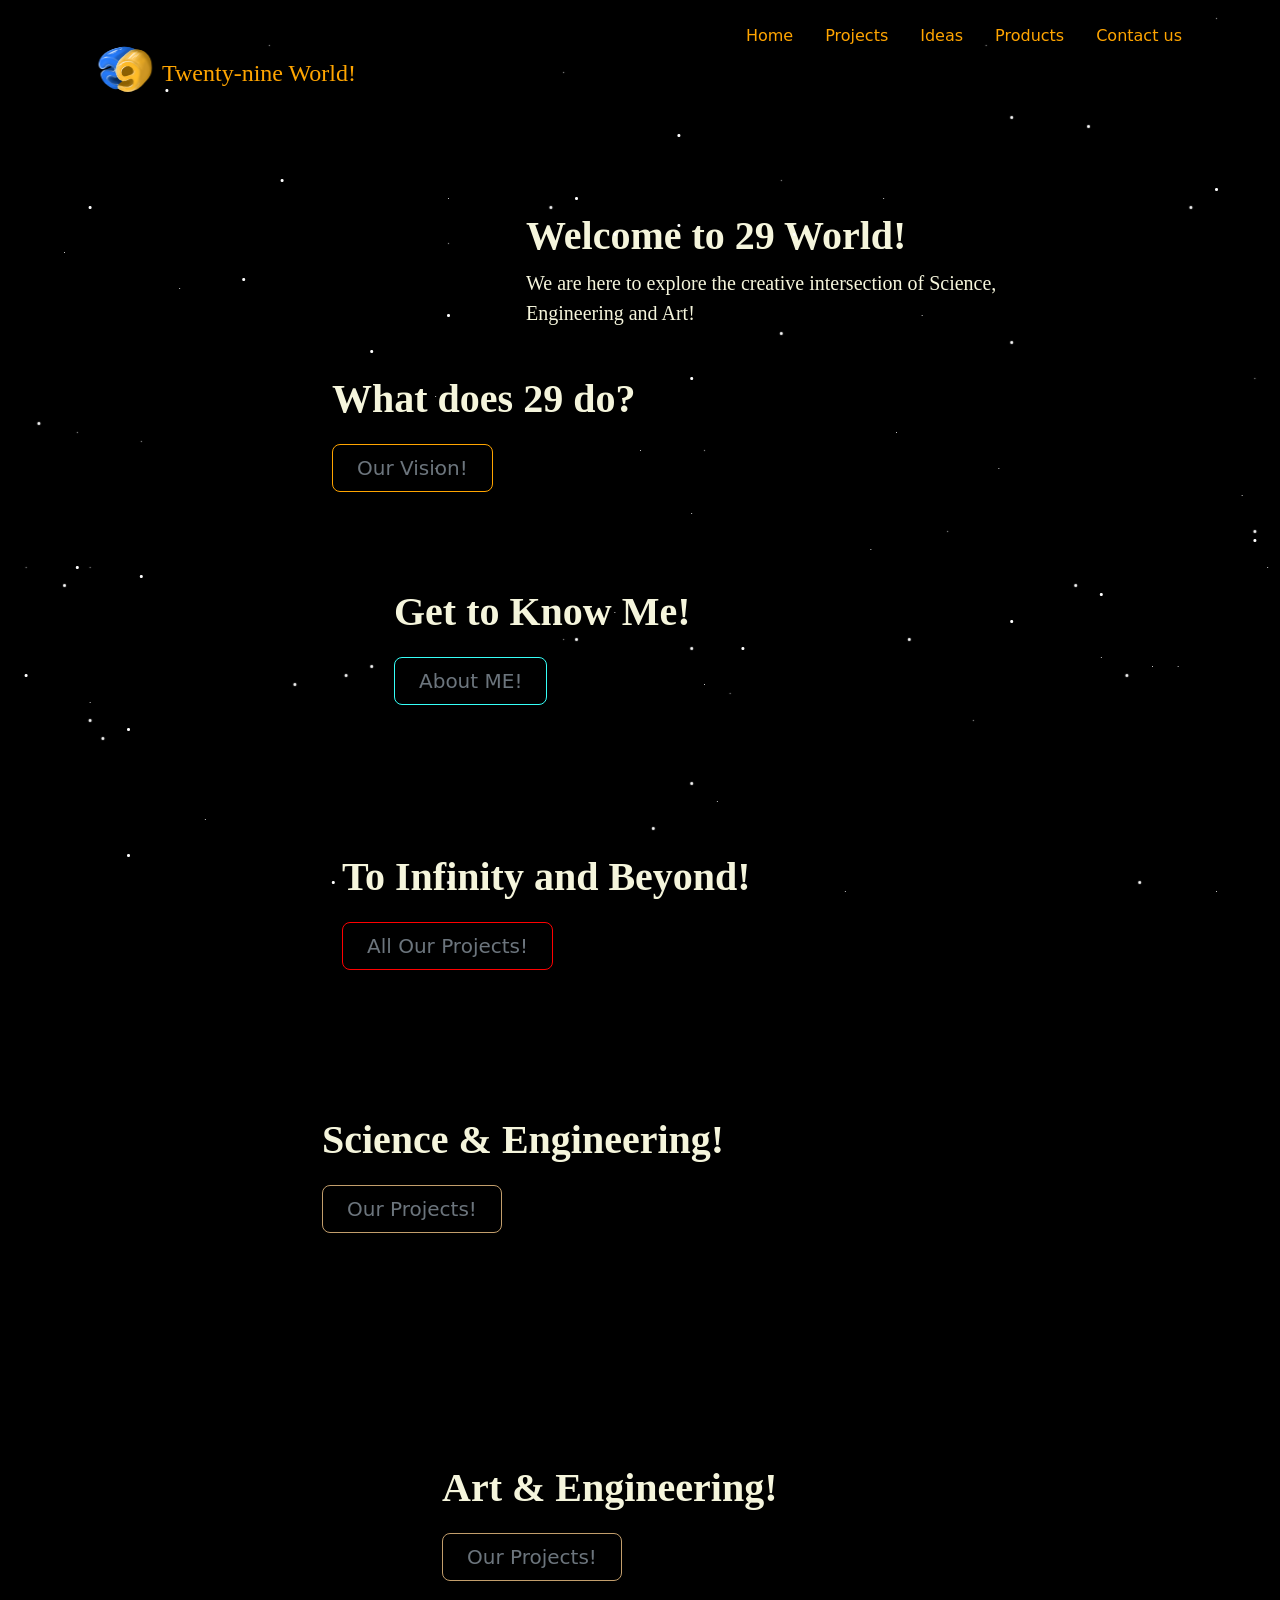
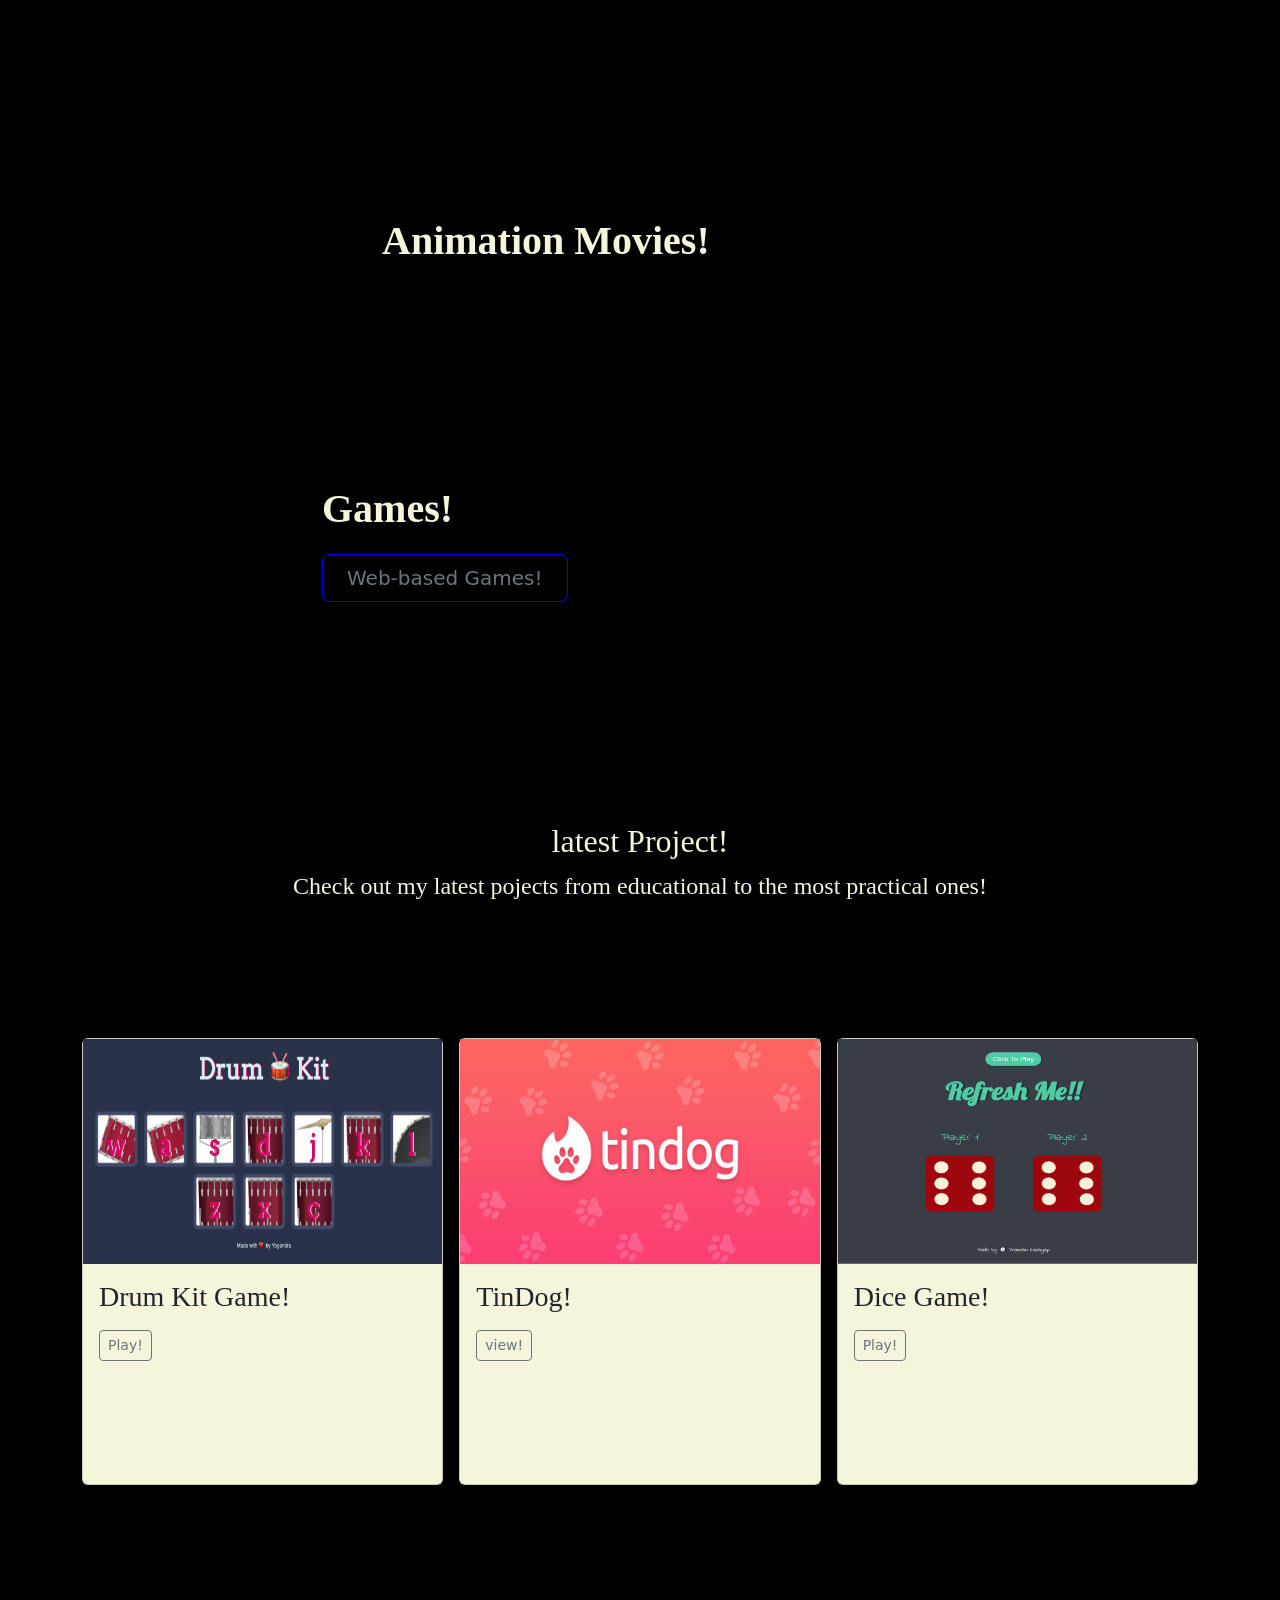
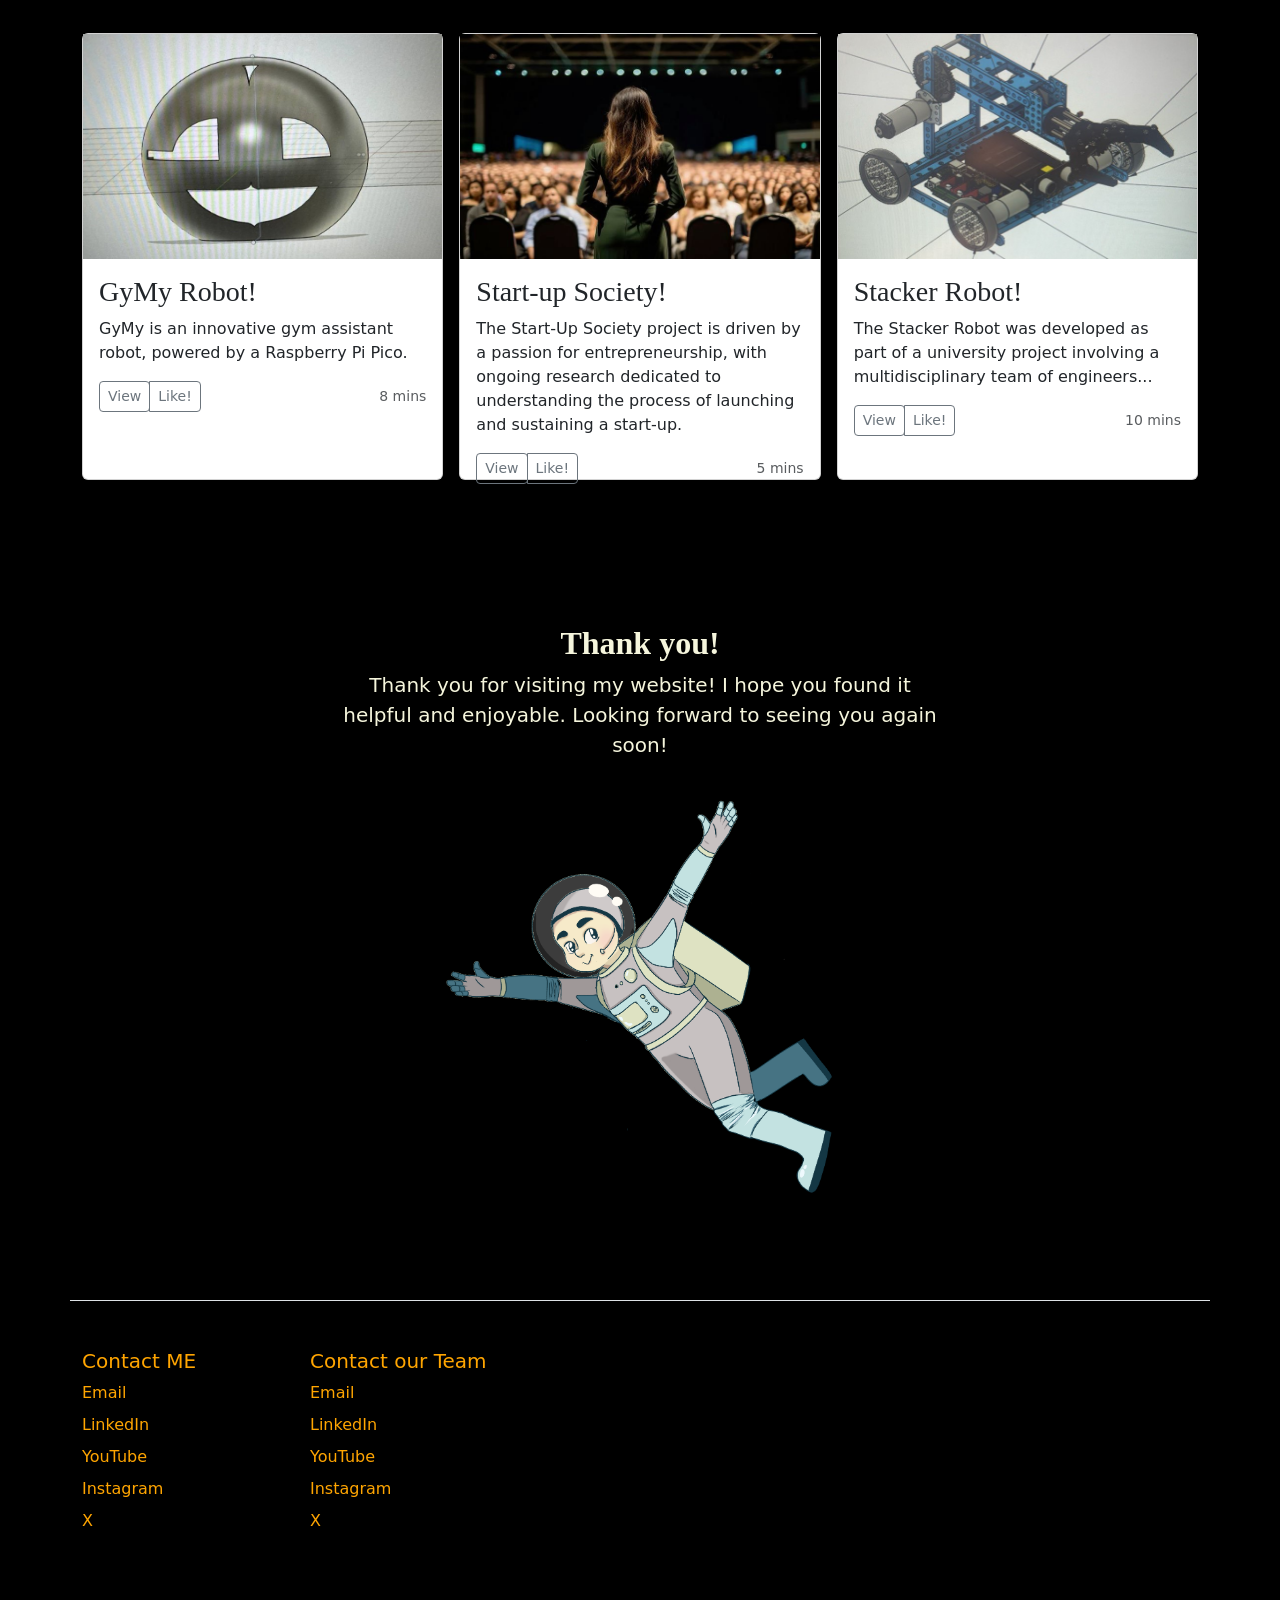
<file: index.html>
<!DOCTYPE html>
<html lang="en">
<head>
    <meta charset="UTF-8">
    <meta name="viewport" content="width=device-width, initial-scale=1.0">
    <title>Document</title>
    <link href="https://cdn.jsdelivr.net/npm/bootstrap@5.3.3/dist/css/bootstrap.min.css" rel="stylesheet" integrity="sha384-QWTKZyjpPEjISv5WaRU9OFeRpok6YctnYmDr5pNlyT2bRjXh0JMhjY6hW+ALEwIH" crossorigin="anonymous">
    <link rel="stylesheet" href="./index.css">

</head>
<body>

<!-- main black background-->

    <div class="main"></div>


<!--Header-->

    <div class="container">
        <header class="d-flex flex-wrap justify-content-center py-3 mb-1 ">
          <a href="/" class="d-flex align-items-center  mb-md-0 me-md-auto link-body-emphasis text-decoration-none">
            <img src="./29logo.png" height="130px" width="80px" >
            <span class="fs-4 pb-3" style="color: orange; font-family: Georgia, serif;" >Twenty-nine World!</span>
          </a>
    
          <ul class="nav nav-pills pt=3" >
            <li class="nav-item"><a href="./index.html" class="nav-link" aria-current="page" style="color: orange; ">Home</a></li>
            <li class="nav-item"><a href="./allProjects.html" class="nav-link" style="color: orange; ">Projects</a></li>
            <li class="nav-item"><a href="./OurVision.html" class="nav-link" style="color: orange; ">Ideas</a></li>
            <li class="nav-item"><a href="./ProgressingPage.html" class="nav-link" style="color: orange; ">Products</a></li>
            <li class="nav-item"><a href="https://www.linkedin.com/in/shima-abbaspoor/" class="nav-link" style="color: orange; ">Contact us</a></li>
          </ul>
        </header>
      </div>

<!--marcury part-->

    <div class="container col-xxl-8 mb-5" style="margin-right: 150px; margin-top: 50px;margin-bottom: 100px;">
        <div class="row flex-lg-row-reverse align-items-center g-5">

            <div class="marcury" style="margin-top: 10px;">
                <div class='day-mar'></div>
            </div>

            <div class="col-lg-6 align-items-start" style="height: 112px; width: 550px; flex-direction: row-reverse; margin-right: 0">
                <h1 class="display-5 fw-bold " style=" font-family: Georgia, serif;">Welcome to 29 World!</h1>
                <p class="lead" style=" font-family: Georgia, serif;">We are here to explore the creative intersection of Science, Engineering and Art!</p>
                
            </div>
        </div>
    </div>  


<!--Venus part-->

    
    <div class="container col-xxl-8 mb-5" style="margin-left: 150px; margin-bottom: 100px;">
        <div class="row flex-lg-row align-items-center g-5 ">
          
            <div class="venus mr-5">
                <div class='day-ve'></div>
                
            </div>

            <div class="col-lg-6" style="margin-left: 40px; color: beige;">
                <h1 class="display-5 fw-bold text-body-emphasis lh-1 mb-3 " style="color: beige; font-family: Georgia, serif;">What does 29 do?</h1>
                <div class="d-grid gap-2 d-md-flex justify-content-md-start"></div>
                  <a href="./OurVision.html">
                    <button type="button" class="btn btn-outline-secondary btn-lg px-4" style="border-color: orange;">Our Vision!</button>
                  </a>
                </div>
            </div>
        </div>
    </div>


<!--earth part-->

    <div class="container col-xxl-8  mb-5" style="margin-right: 150px;">
        <div class="row flex-lg-row-reverse align-items-center g-5 ">
          
            <div class="earth">
                <div class='day'></div>
                <div class='clouds'></div>
            </div>

            <div class="col-lg-6">
                <h1 class="display-5 fw-bold text-body-emphasis lh-1 mb-3 " style=" font-family: Georgia, serif;">Get to Know Me!</h1>
                <div class="d-grid gap-2 d-md-flex justify-content-md-start">
                  <a href="./AboutMe.html">
                    <button type="button" class="btn btn-outline-secondary btn-lg px-4" style="border-color: rgb(54, 255, 248);">About ME!</button>
                  </a>
                  
                </div>
            </div>
        </div>
    </div>


<!--mars part-->


    <div class="container col-xxl-8 mb-5" style="margin-left: 150px; margin-top: 100px;">
        <div class="row flex-lg-row align-items-center ">

            <div class="mars">
                <div class='day-mars'></div>
            </div>

            <div class="col-lg-6" style="margin-left: 50px; width: 800px;">
                <h1 class="display-5 fw-bold text-body-emphasis lh-1 mb-3" style="color: beige; font-family: Georgia, serif;">To Infinity and Beyond!</h1>
                <div class="d-grid gap-2 d-md-flex justify-content-md-start">

                  <a href="./allProjects.html">
                    <button type="button" class="btn btn-outline-secondary btn-lg px-4" style="border-color: red;">All Our Projects!</button>
                  </a>  
                </div>
            </div>
        </div>
    </div>


<!--jupiter-->

<div class="container col-xxl-8 mb-5" style="margin-right: 100px;">
    <div class="row flex-lg-row-reverse align-items-center ">

        <div class="jupiter">
            <div class='day-ju'></div>
        </div>

        <div class="col-lg-6">
            <h1 class="display-5 fw-bold text-body-emphasis lh-1 mb-3" style=" color: white; font-family: Georgia, serif;">Science & Engineering!</h1>
            <div class="d-grid gap-2 d-md-flex justify-content-md-start">
              
              <a href="./SciEngProjects.html">
                <button type="button" class="btn btn-outline-secondary btn-lg px-4" style="border-color: rgb(194, 158, 108);">Our Projects!</button>
              </a>
            </div>
        </div>
    </div>
</div>


<!--saturn part-->


    <div class="container col-xxl-8 mb-5" style="margin-left: 90px;">
        <div class="row flex-lg-row align-items-center ">

            <div class="saturn">
                <div class='day-sa'></div>
            </div>

            <div class="col-lg-6" style="margin-left: 40px;">
                <h1 class="display-5 fw-bold text-body-emphasis lh-1 mb-3" style="color: white; font-family: Georgia, serif;">Art & Engineering!</h1>
                <div class="d-grid gap-2 d-md-flex justify-content-md-start">
                  
                  
                  <a href="./WebGames.html">
                    <button type="button" class="btn btn-outline-secondary btn-lg px-4" style="border-color: rgb(194, 158, 108);">Our Projects!</button>
                  </a>
                
                
                </div>
            </div>
        </div>
    </div>


<!--uranus-->


<div class="container col-xxl-8 mb-5 " style="margin-right: 60px;">
    <div class="row flex-lg-row-reverse align-items-center ">

        <div class="uranus" style="margin-right: 30px;">
            <div class='day-ura'></div>
        </div>

        <div class="col-lg-6">
            <h1 class="display-5 fw-bold text-body-emphasis lh-1 mb-3" style="color: white; font-family: Georgia, serif;">Animation Movies!</h1>
        </div>
    </div>
</div>


<!--neptune-->

<div class="container col-xxl-8 mb-5 mt-5" style="margin-left: 30px;margin-bottom: 100px;">
    <div class="row flex-lg-row align-items-center  ">

        <div class="neptune" style="margin-right: 30px;">
            <div class='day-nep'></div>
        </div>

        <div class="col-lg-6">
            <h1 class="display-5 fw-bold text-body-emphasis lh-1 mb-3" style="color: white; font-family: Georgia, serif;">Games!</h1>
            <div class="d-grid gap-2 d-md-flex justify-content-md-start">

              <a href="./WebGames.html">
                <button type="button" class="btn btn-outline-secondary btn-lg px-4" style="border-color: blue;">Web-based Games!</button>
              </a>
              
            </div>
        </div>
    </div>
</div>



<!--showing my latest project and website features-->


<div class="new-updates" style="height: 50px; width: 100% ;margin-top: 150px; margin-bottom: 70px;">
    <h2 style="color: beige; text-align: center; font-family: Georgia, 'Times New Roman', Times, serif;font-size: 2rem;">latest Project!</h2>
    <p style="color: beige; text-align: center; font-family: Georgia, 'Times New Roman', Times, serif;font-size: 1.5rem;"> Check out my latest pojects from educational to the most practical ones!</p>
</div>


      <div class="album py-5 bg-body-tertiary" style="background-color: transparent; margin-bottom: 0px;"></div>
        <div class="container" style="margin-bottom: 100px;">
    
          <div class="row row-cols-1 row-cols-sm-2 row-cols-md-3 g-3">
    
    
            <div class="col" >
              <div class="card shadow-sm" style="background-color: beige;">
                <img src="./drum game.png" style="height: 225px;">
                <div class="card-body" style="height:220px;">
                  <h3 style="font-family: Georgia, 'Times New Roman', Times, serif;">Drum Kit Game!</h3>
                  <p class="card-text"></p>
                  <div class="d-flex justify-content-between align-items-center">
                    <div class="btn-group">
                      <a href="./drumindex.html"><button type="button" class="btn btn-sm btn-outline-secondary">Play!</button></a>
                      
                    </div>
                    
                  </div>
                </div>
              </div>
            </div>
    
    
            <div class="col">
              <div class="card shadow-sm" style="background-color: beige;">
                <img src="./tindog.png" style="height: 225px;">
                <div class="card-body" style="height:220px;">
                  <h3 style="font-family: Georgia, 'Times New Roman', Times, serif;">TinDog!</h3>
                  <p class="card-text"></p>
                  <div class="d-flex justify-content-between align-items-center">
                    <div class="btn-group">
                      <a href="./tinindex.html"><button type="button" class="btn btn-sm btn-outline-secondary">view!</button></a>
                      
                      
                    </div>
                    
                  </div>
                </div>
              </div>
            </div>
    
    
            <div class="col">
              <div class="card shadow-sm" style="background-color: beige;">
                <img src="./dice game.png" style="height: 225px;">
                <div class="card-body" style="height:220px;">
                  <h3 style="font-family: Georgia, 'Times New Roman', Times, serif;">Dice Game!</h3>
                  <p class="card-text"></p>
                  <div class="d-flex justify-content-between align-items-center" >
                    <div class="btn-group">
                      <a href="./dicee.html"><button type="button" class="btn btn-sm btn-outline-secondary">Play!</button></a>
                      
                    </div>
                    
                  </div>
                </div>
              </div>
            </div>
    
           
          </div>
        </div>
      </div>



  <div class="album py-5 bg-body-tertiary" style="background-color: transparent;">
    <div class="container">

      <div class="row row-cols-1 row-cols-sm-2 row-cols-md-3 g-3">


        <div class="col" >
          <div class="card shadow-sm">
            <img src="./GyMy.jpg" style="height: 225px;">
            <div class="card-body" style="height:220px;">
              <h3 style="font-family: Georgia, 'Times New Roman', Times, serif;">GyMy Robot!</h3>
              <p class="card-text">GyMy is an innovative gym assistant robot, powered by a Raspberry Pi Pico.</p>
              <div class="d-flex justify-content-between align-items-center">
                <div class="btn-group">
                  <a href="./GyMy.html"><button type="button" class="btn btn-sm btn-outline-secondary">View</button></a>
                  <button type="button" class="btn btn-sm btn-outline-secondary">Like!</button>
                </div>
                <small class="text-body-secondary">8 mins</small>
              </div>
            </div>
          </div>
        </div>


        <div class="col">
          <div class="card shadow-sm">
            <img src="./StartUpSociety.jpg" style="height: 225px;">
            <div class="card-body" style="height:220px;">
              <h3 style="font-family: Georgia, 'Times New Roman', Times, serif;">Start-up Society!</h3>
              <p class="card-text">The Start-Up Society project is driven by a passion for entrepreneurship, with ongoing research dedicated to understanding the process of launching and sustaining a start-up.</p>
              <div class="d-flex justify-content-between align-items-center">
                <div class="btn-group">
                  <a href="./startup.html"><button type="button" class="btn btn-sm btn-outline-secondary">View</button></a>
                  
                  <button type="button" class="btn btn-sm btn-outline-secondary">Like!</button>
                </div>
                <small class="text-body-secondary">5 mins</small>
              </div>
            </div>
          </div>
        </div>


        <div class="col">
          <div class="card shadow-sm">
            <img src="./stacker.jpg" style="height: 225px;">
            <div class="card-body" style="height:220px;">
              <h3 style="font-family: Georgia, 'Times New Roman', Times, serif;">Stacker Robot!</h3>
              <p class="card-text">The Stacker Robot was developed as part of a university project involving a multidisciplinary team of engineers...</p>
              <div class="d-flex justify-content-between align-items-center" >
                <div class="btn-group">
                  <a href="./stacker.html"><button type="button" class="btn btn-sm btn-outline-secondary">View</button></a>
                  <button type="button" class="btn btn-sm btn-outline-secondary">Like!</button>
                </div>
                <small class="text-body-secondary">10 mins</small>
              </div>
            </div>
          </div>
        </div>

       
      </div>
    </div>
  </div>



<!--last pic and paragraph before footer-->

<div class="px-4 pt-5 my-5 text-center " style="color: beige;">
    <h1 class="display-4 fw-bold " style="color: beige; font-size: 2rem; font-family: Georgia, 'Times New Roman', Times, serif;">Thank you!</h1>
    <div class="col-lg-6 mx-auto">
      <p class="lead mb-4">Thank you for visiting my website! I hope you found it helpful and enjoyable. Looking forward to seeing you again soon!</p>
      
    </div>
    <div class="overflow-hidden" width="700" height="700">
      <div class="ast-pic px-5">
        <img src="./ast-nin.png" class="img-fluid rounded-3 shadow-lg mb-4" alt="astranut image" width="700" height="700" loading="lazy">
      </div>
    </div>
</div>


<!--footer-->

<div class="container" style="color: orange">
    <footer class="row row-cols-1 row-cols-sm-2 row-cols-md-5 py-5 my-5 border-top">
      
  
      <div class="col mb-3 " style="color: orange" >
        <h5 >Contact ME</h5>
        <ul class="nav flex-column" style="color: orange">
          <li class="nav-item mb-2"><a href="./email.html" class="nav-link p-0 " style="color: orange">Email</a></li>
          <li class="nav-item mb-2"><a href="https://www.linkedin.com/in/shima-abbaspoor/" class="nav-link p-0 " style="color: orange">LinkedIn</a></li>
          <li class="nav-item mb-2"><a href="./ProgressingPage.html" class="nav-link p-0 " style="color: orange">YouTube</a></li>
          <li class="nav-item mb-2"><a href="./ProgressingPage.html" class="nav-link p-0 " style="color: orange">Instagram</a></li>
          <li class="nav-item mb-2"><a href="./ProgressingPage.html" class="nav-link p-0 " style="color: orange">X</a></li>
        </ul>
      </div>
      


      <div class="col mb-3 " style="color: orange">
        <h5>Contact our Team</h5>
        <ul class="nav flex-column" style="color: orange">
          <li class="nav-item mb-2"><a href="./email.html" class="nav-link p-0 " style="color: orange">Email</a></li>
          <li class="nav-item mb-2"><a href="https://www.linkedin.com/in/shima-abbaspoor/" class="nav-link p-0 " style="color: orange">LinkedIn</a></li>
          <li class="nav-item mb-2"><a href="./ProgressingPage.html" class="nav-link p-0 " style="color: orange">YouTube</a></li>
          <li class="nav-item mb-2"><a href="./ProgressingPage.html" class="nav-link p-0 " style="color: orange">Instagram</a></li>
          <li class="nav-item mb-2"><a href="./ProgressingPage.html" class="nav-link p-0 " style="color: orange">X</a></li>
        </ul>
      </div>
      
  
    </footer>
</div>

    
</body>


</html>
</file>
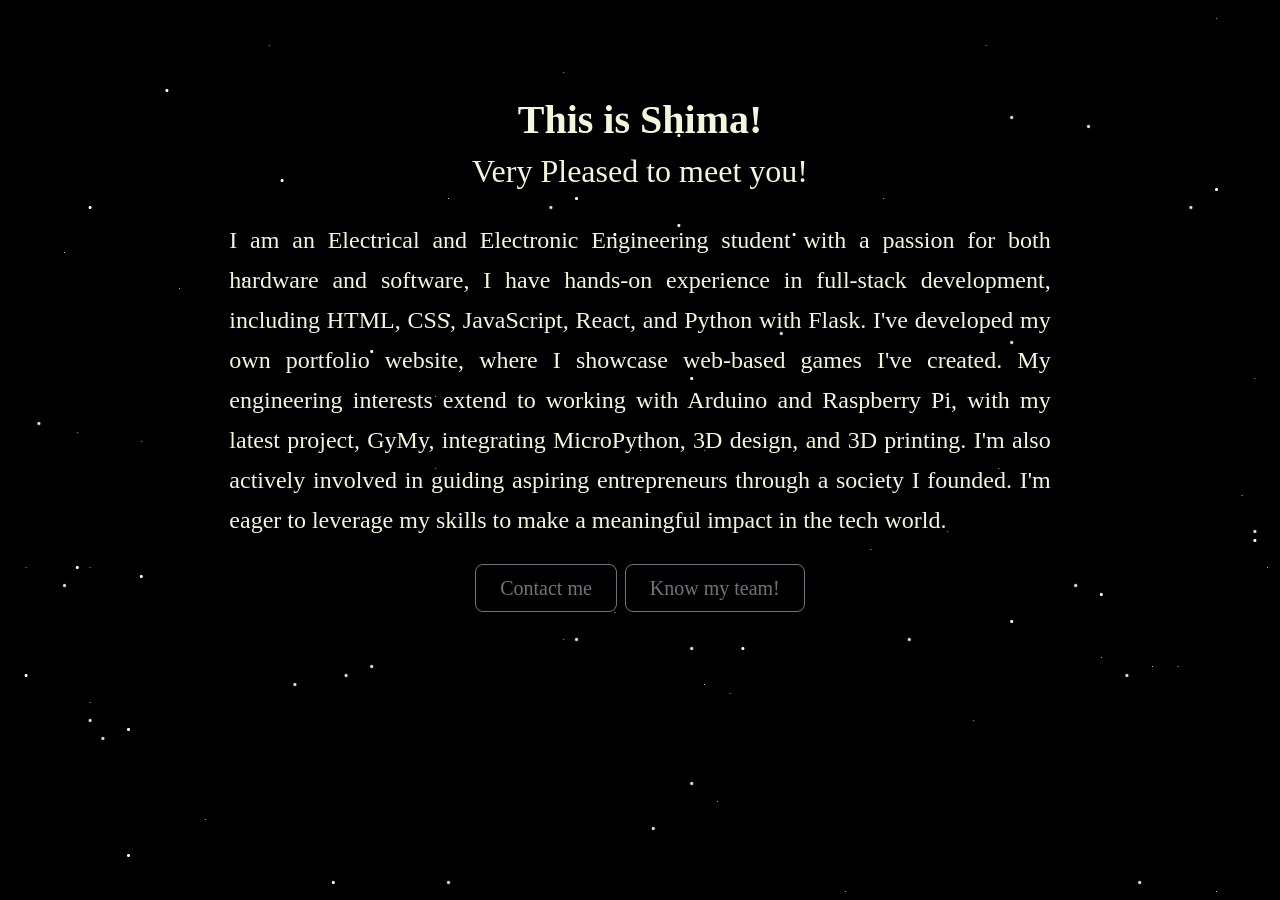
<file: AboutMe.html>
<!DOCTYPE html>
<html lang="en">
<head>
    <meta charset="UTF-8">
    <meta name="viewport" content="width=device-width, initial-scale=1.0">
    <title>Document</title>
    <link href="https://cdn.jsdelivr.net/npm/bootstrap@5.3.3/dist/css/bootstrap.min.css" rel="stylesheet" integrity="sha384-QWTKZyjpPEjISv5WaRU9OFeRpok6YctnYmDr5pNlyT2bRjXh0JMhjY6hW+ALEwIH" crossorigin="anonymous">
    <link rel="stylesheet" href="./index.css">

</head>
<body>

<!-- main black background-->

    <div class="main"></div>
    <div class="px-4 py-5 my-5 text-center" style="color: beige; font-family: Georgia, serif;">
        
        <h1 class="display-5 fw-bold text-body-emphasis" style="color: beige; font-family: Georgia, serif;">This is Shima!</h1>
        <h2  style="color: beige; font-family: Georgia, serif; margin-bottom: 30px;">Very Pleased to meet you!</h2>
        <div class="col-lg-8 mx-auto">
          <p class="lead mb-4" style="color: beige; font-family: Georgia, serif; text-align: justify; line-height: 40px; font-size: 1.5rem;">I am an Electrical and Electronic Engineering student with a passion for both hardware and software, I have hands-on experience in full-stack development, including HTML, CSS, JavaScript, React, and Python with Flask. I've developed my own portfolio website, where I showcase web-based games I've created. My engineering interests extend to working with Arduino and Raspberry Pi, with my latest project, GyMy, integrating MicroPython, 3D design, and 3D printing. I'm also actively involved in guiding aspiring entrepreneurs through a society I founded. I'm eager to leverage my skills to make a meaningful impact in the tech world.</p>
          <div class="d-grid gap-2 d-sm-flex justify-content-sm-center">
            <a href="https://www.linkedin.com/in/shima-abbaspoor/"><button type="button" class="btn btn-outline-secondary btn-lg px-4 gap-3">Contact me</button></a>
            <a href="./ProgressingPage.html"><button type="button" class="btn btn-outline-secondary btn-lg px-4">Know my team!</button></aa>
          </div>
        </div>
      </div>




</body>


</html>
</file>
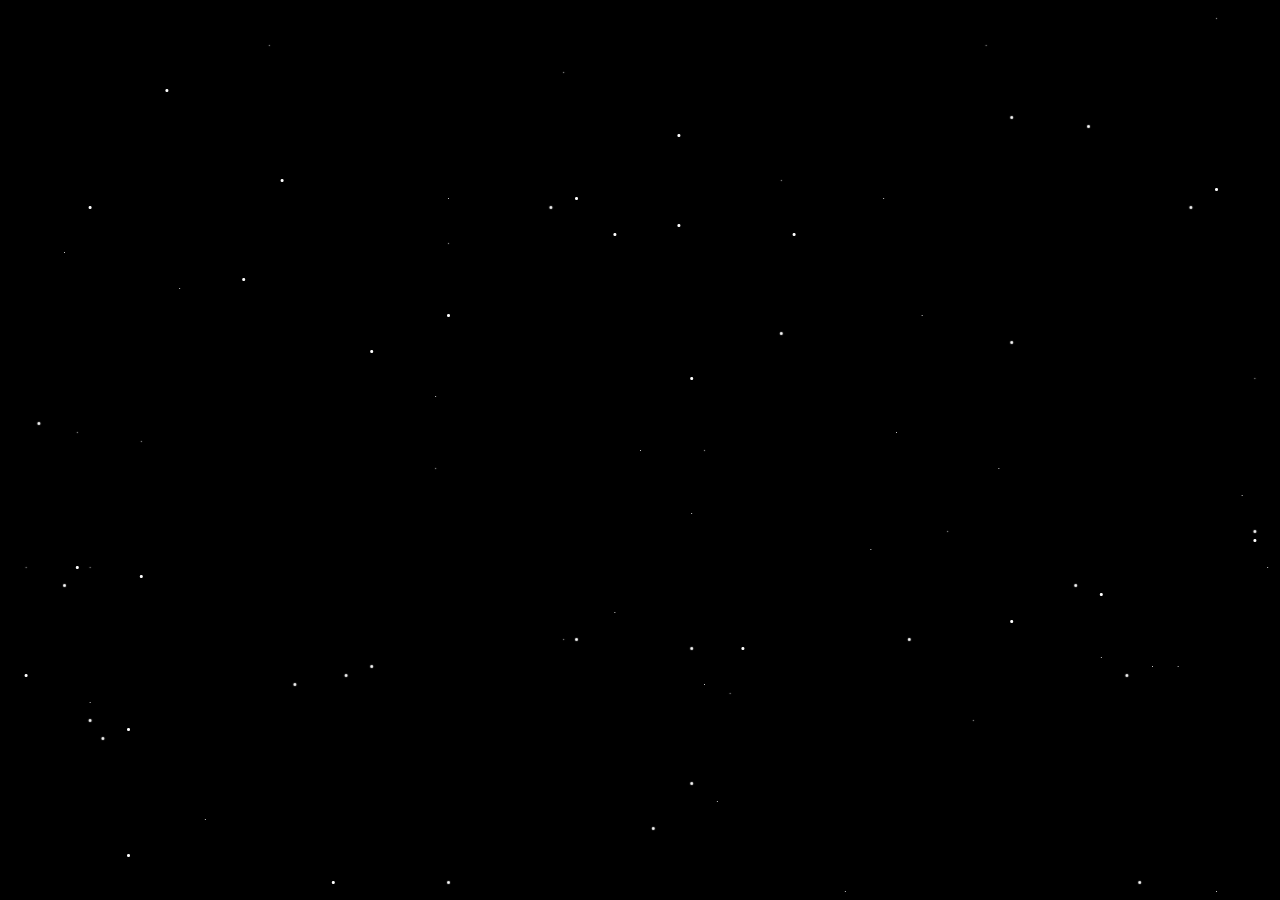
<file: AboutTeam.html>
<!DOCTYPE html>
<html lang="en">
<head>
    <meta charset="UTF-8">
    <meta name="viewport" content="width=device-width, initial-scale=1.0">
    <title>Document</title>
    <link href="https://cdn.jsdelivr.net/npm/bootstrap@5.3.3/dist/css/bootstrap.min.css" rel="stylesheet" integrity="sha384-QWTKZyjpPEjISv5WaRU9OFeRpok6YctnYmDr5pNlyT2bRjXh0JMhjY6hW+ALEwIH" crossorigin="anonymous">
    <link rel="stylesheet" href="./index.css">

</head>
<body>

<!-- main black background-->

    <div class="main"></div>





</body>


</html>
</file>
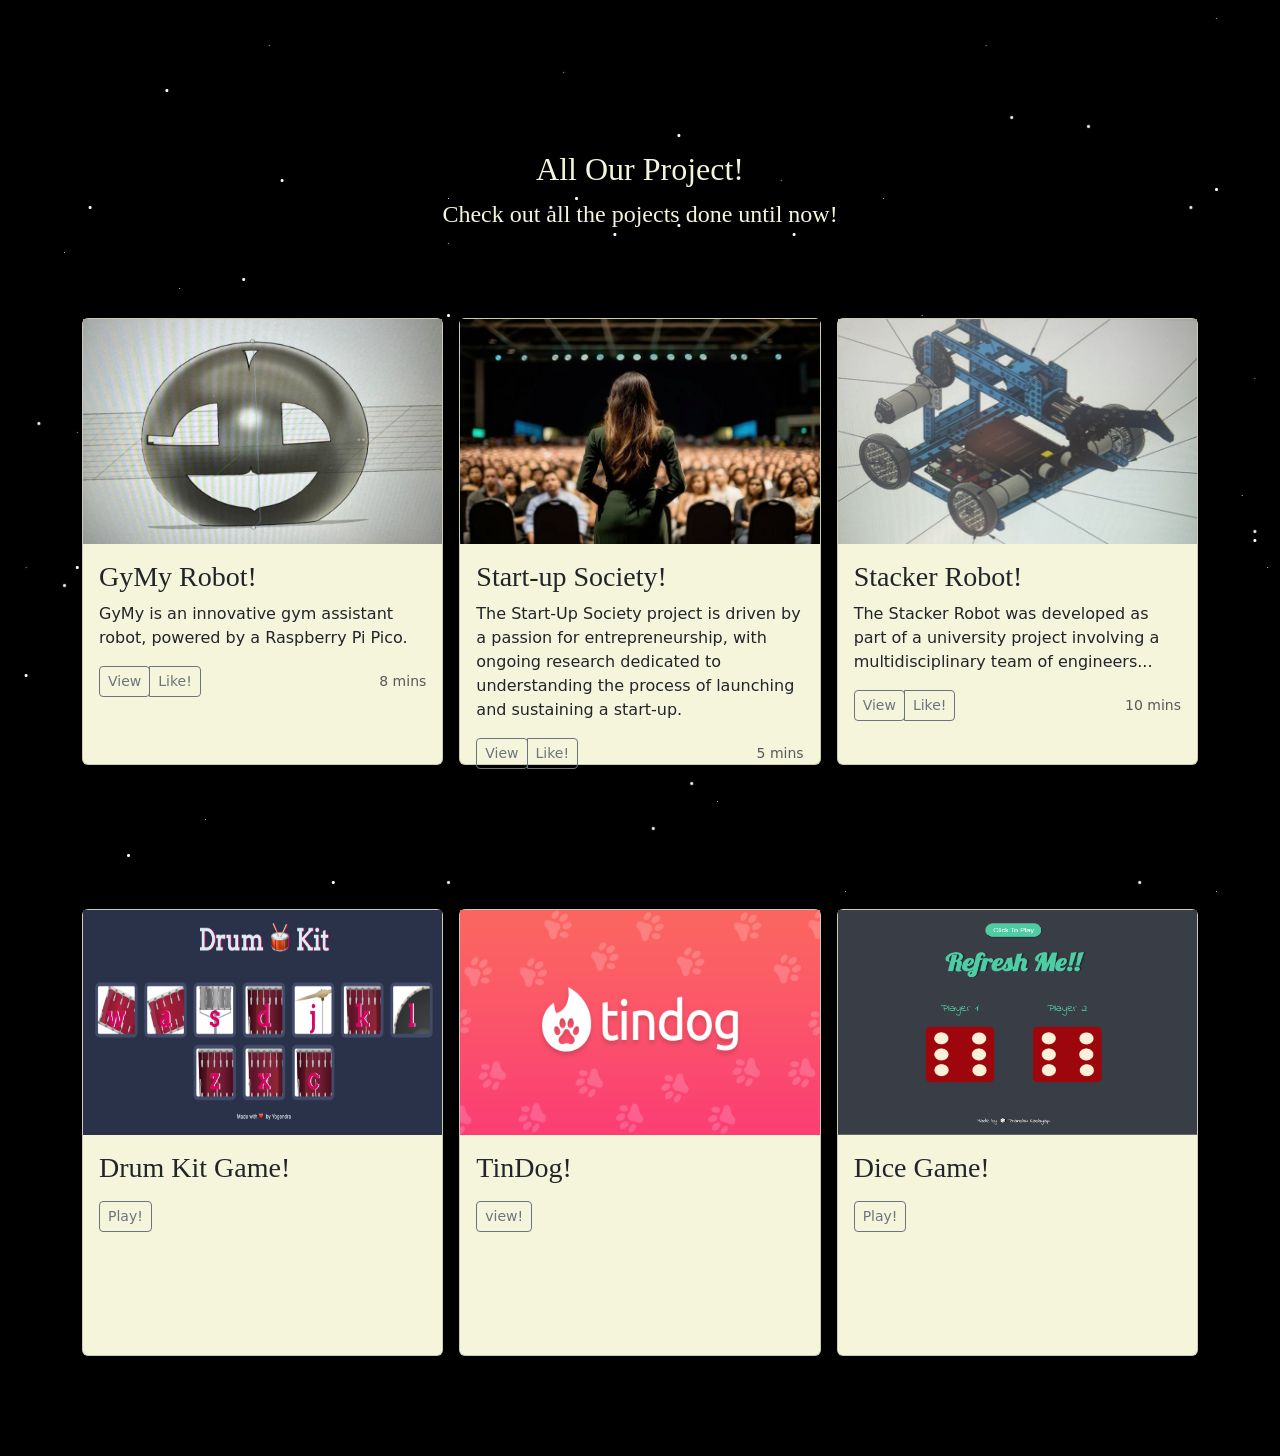
<file: allProjects.html>
<!DOCTYPE html>
<html lang="en">
<head>
    <meta charset="UTF-8">
    <meta name="viewport" content="width=device-width, initial-scale=1.0">
    <title>Document</title>
    <link href="https://cdn.jsdelivr.net/npm/bootstrap@5.3.3/dist/css/bootstrap.min.css" rel="stylesheet" integrity="sha384-QWTKZyjpPEjISv5WaRU9OFeRpok6YctnYmDr5pNlyT2bRjXh0JMhjY6hW+ALEwIH" crossorigin="anonymous">
    <link rel="stylesheet" href="./index.css">

</head>
<body>

<!-- main black background-->

    <div class="main"></div>

    <div class="new-updates" style="height: 50px; width: 100% ;margin-top: 150px; margin-bottom: 70px;">
        <h2 style="color: beige; text-align: center; font-family: Georgia, 'Times New Roman', Times, serif;font-size: 2rem;">All Our Project!</h2>
        <p style="color: beige; text-align: center; font-family: Georgia, 'Times New Roman', Times, serif;font-size: 1.5rem;"> Check out all the pojects done until now!</p>
    </div>





    <div class="album py-5 bg-body-tertiary" style="background-color: transparent;">
        <div class="container">
    
          <div class="row row-cols-1 row-cols-sm-2 row-cols-md-3 g-3">
    
    
            <div class="col" >
              <div class="card shadow-sm" style="background-color: beige;">
                <img src="./GyMy.jpg" style="height: 225px;">
                <div class="card-body" style="height:220px;">
                  <h3 style="font-family: Georgia, 'Times New Roman', Times, serif;">GyMy Robot!</h3>
                  <p class="card-text">GyMy is an innovative gym assistant robot, powered by a Raspberry Pi Pico.</p>
                  <div class="d-flex justify-content-between align-items-center">
                    <div class="btn-group">
                      <a href="./GyMy.html"><button type="button" class="btn btn-sm btn-outline-secondary">View</button></a>
                      <button type="button" class="btn btn-sm btn-outline-secondary">Like!</button>
                    </div>
                    <small class="text-body-secondary">8 mins</small>
                  </div>
                </div>
              </div>
            </div>
    
    
            <div class="col">
              <div class="card shadow-sm" style="background-color: beige;">
                <img src="./StartUpSociety.jpg" style="height: 225px;">
                <div class="card-body" style="height:220px;">
                  <h3 style="font-family: Georgia, 'Times New Roman', Times, serif;">Start-up Society!</h3>
                  <p class="card-text">The Start-Up Society project is driven by a passion for entrepreneurship, with ongoing research dedicated to understanding the process of launching and sustaining a start-up.</p>
                  <div class="d-flex justify-content-between align-items-center">
                    <div class="btn-group">
                      <a href="./startup.html"><button type="button" class="btn btn-sm btn-outline-secondary">View</button></a>
                      
                      <button type="button" class="btn btn-sm btn-outline-secondary">Like!</button>
                    </div>
                    <small class="text-body-secondary">5 mins</small>
                  </div>
                </div>
              </div>
            </div>
    
    
            <div class="col">
              <div class="card shadow-sm" style="background-color: beige;">
                <img src="./stacker.jpg" style="height: 225px;">
                <div class="card-body" style="height:220px;">
                  <h3 style="font-family: Georgia, 'Times New Roman', Times, serif;">Stacker Robot!</h3>
                  <p class="card-text">The Stacker Robot was developed as part of a university project involving a multidisciplinary team of engineers...</p>
                  <div class="d-flex justify-content-between align-items-center" >
                    <div class="btn-group">
                      <a href="./stacker.html"><button type="button" class="btn btn-sm btn-outline-secondary">View</button></a>
                      <button type="button" class="btn btn-sm btn-outline-secondary">Like!</button>
                    </div>
                    <small class="text-body-secondary">10 mins</small>
                  </div>
                </div>
              </div>
            </div>
    
           
          </div>
        </div>
    </div>


    <div class="album py-5 bg-body-tertiary" style="background-color: transparent; margin-bottom: 0px;"></div>
        <div class="container" style="margin-bottom: 100px;">
    
          <div class="row row-cols-1 row-cols-sm-2 row-cols-md-3 g-3">
    
    
            <div class="col" >
              <div class="card shadow-sm" style="background-color: beige;">
                <img src="./drum game.png" style="height: 225px;">
                <div class="card-body" style="height:220px;">
                  <h3 style="font-family: Georgia, 'Times New Roman', Times, serif;">Drum Kit Game!</h3>
                  <p class="card-text"></p>
                  <div class="d-flex justify-content-between align-items-center">
                    <div class="btn-group">
                      <a href="./drumindex.html"><button type="button" class="btn btn-sm btn-outline-secondary">Play!</button></a>
                      
                    </div>
                    
                  </div>
                </div>
              </div>
            </div>
    
    
            <div class="col">
              <div class="card shadow-sm" style="background-color: beige;">
                <img src="./tindog.png" style="height: 225px;">
                <div class="card-body" style="height:220px;">
                  <h3 style="font-family: Georgia, 'Times New Roman', Times, serif;">TinDog!</h3>
                  <p class="card-text"></p>
                  <div class="d-flex justify-content-between align-items-center">
                    <div class="btn-group">
                      <a href="./tinindex.html"><button type="button" class="btn btn-sm btn-outline-secondary">view!</button></a>
                      
                      
                    </div>
                    
                  </div>
                </div>
              </div>
            </div>
    
    
            <div class="col">
              <div class="card shadow-sm" style="background-color: beige;">
                <img src="./dice game.png" style="height: 225px;">
                <div class="card-body" style="height:220px;">
                  <h3 style="font-family: Georgia, 'Times New Roman', Times, serif;">Dice Game!</h3>
                  <p class="card-text"></p>
                  <div class="d-flex justify-content-between align-items-center" >
                    <div class="btn-group">
                      <a href="./dicee.html"><button type="button" class="btn btn-sm btn-outline-secondary">Play!</button></a>
                      
                    </div>
                    
                  </div>
                </div>
              </div>
            </div>
    
           
          </div>
        </div>
    </div>


</body>


</html>
</file>
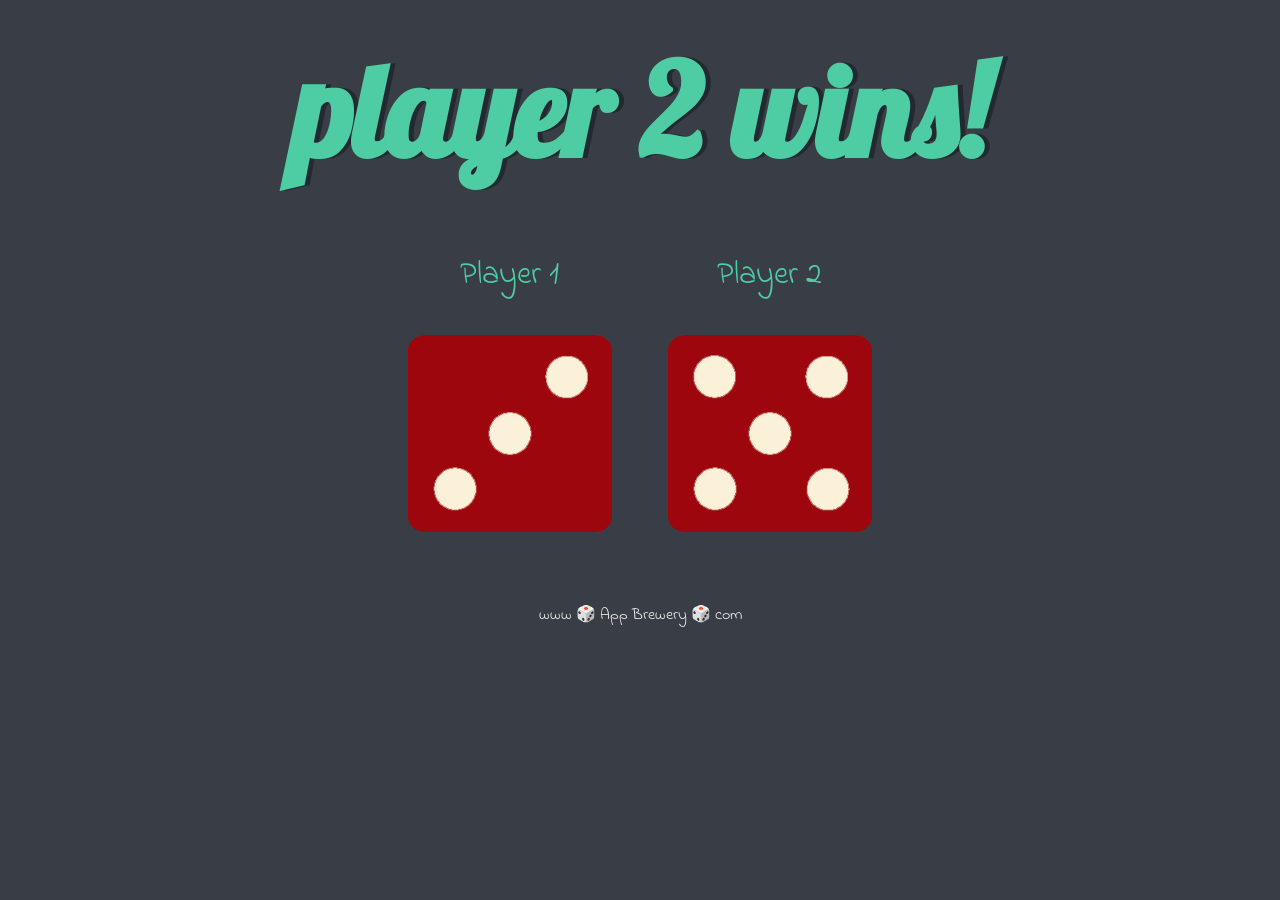
<file: dicee.html>
<!DOCTYPE html>
<html lang="en" dir="ltr">
  <head>
    <meta charset="utf-8" />
    <title>Dicee</title>
    <link rel="stylesheet" href="dicestyle.css" />
    <link
      href="https://fonts.googleapis.com/css?family=Indie+Flower|Lobster"
      rel="stylesheet"
    />
  </head>
  <body>
    <div class="container">
      <h1>Refresh Me</h1>

      <div class="dice">
        <p>Player 1</p>
        <img class="img1" src="./diceimages/dice6.png" />
      </div>

      <div class="dice">
        <p>Player 2</p>
        <img class="img2" src="./diceimages/dice6.png" />
      </div>
    </div>

    <footer>www 🎲 App Brewery 🎲 com</footer>
    <script src="./dicee.js/diceindex.js"></script>
  </body>
</html>
</file>
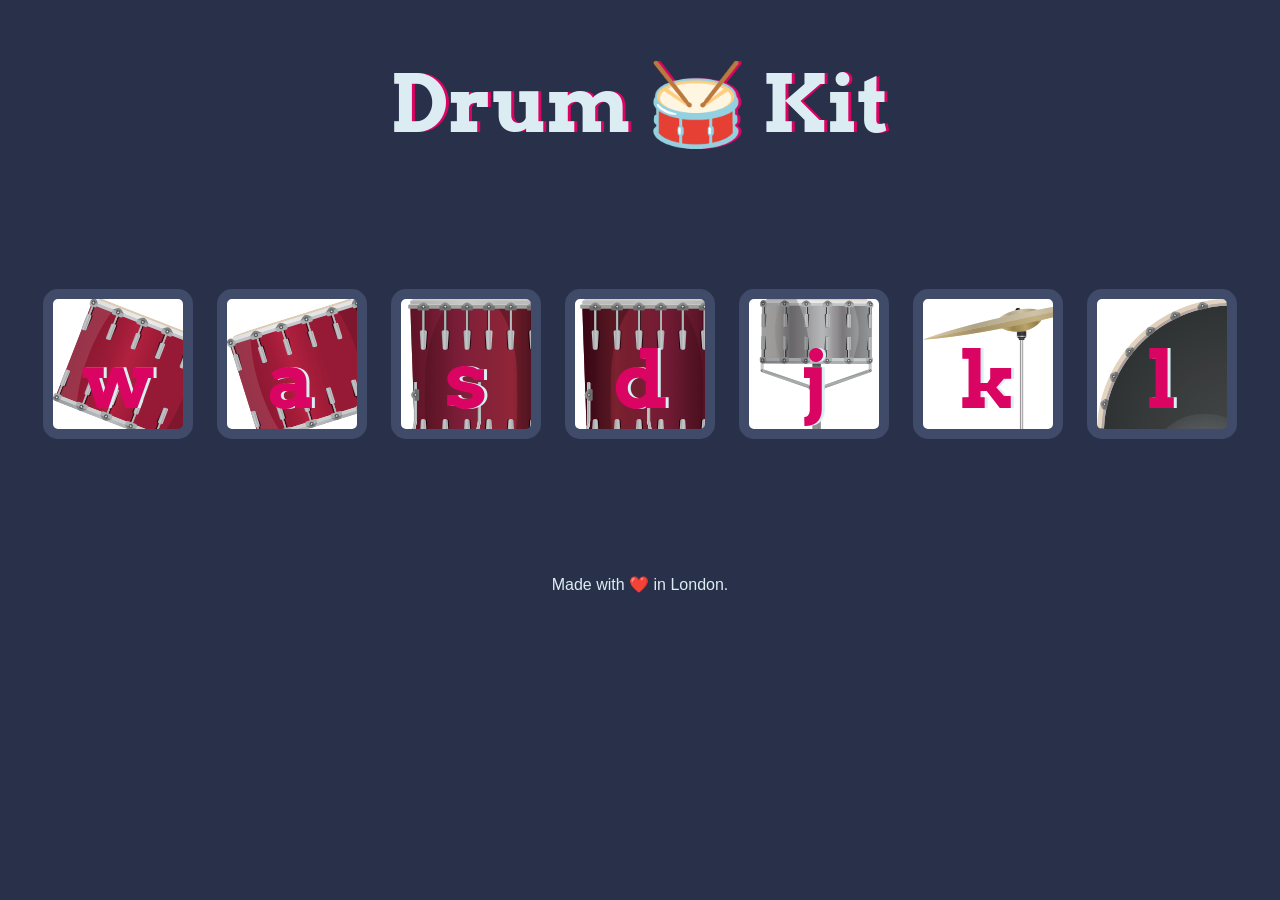
<file: drumindex.html>
<!DOCTYPE html>
<html lang="en" dir="ltr">

<head>
  <meta charset="utf-8">
  <title>Drum Kit</title>
  <link rel="stylesheet" href="drumindex.css">
  <link href="https://fonts.googleapis.com/css?family=Arvo" rel="stylesheet">
</head>

<body>
  <h1 id="title">Drum 🥁 Kit</h1>
  <div class="set">
    <button class="w drum">w</button>
    <button class="a drum">a</button>
    <button class="s drum">s</button>
    <button class="d drum">d</button>
    <button class="j drum">j</button>
    <button class="k drum">k</button>
    <button class="l drum">l</button>
  </div>


<script src="drumindex.js" charset="utf-8"></script>

<footer>
  Made with ❤️ in London.
</footer>
</body>
</html>
</file>
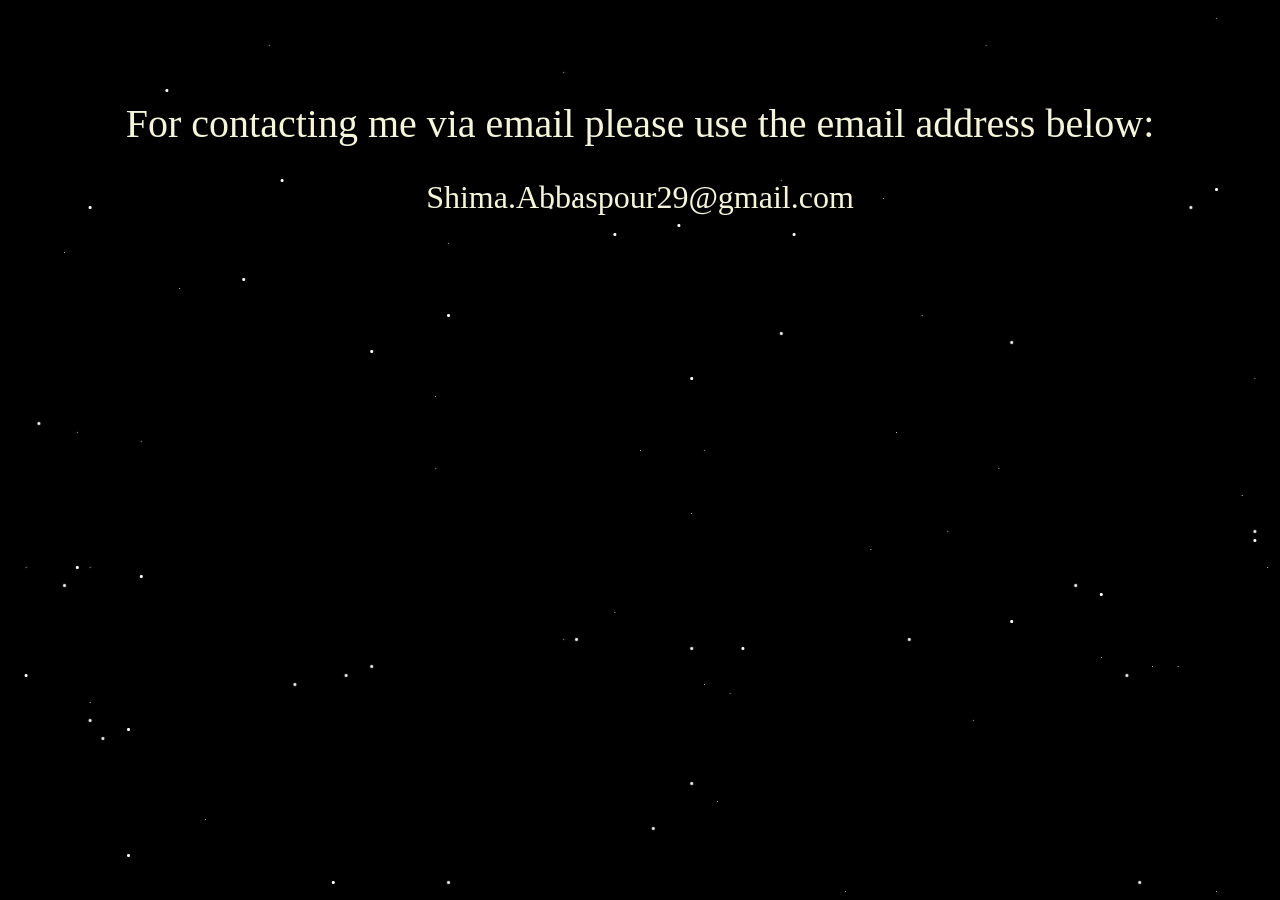
<file: email.html>
<!DOCTYPE html>
<html lang="en">
<head>
    <meta charset="UTF-8">
    <meta name="viewport" content="width=device-width, initial-scale=1.0">
    <title>Document</title>
    <link href="https://cdn.jsdelivr.net/npm/bootstrap@5.3.3/dist/css/bootstrap.min.css" rel="stylesheet" integrity="sha384-QWTKZyjpPEjISv5WaRU9OFeRpok6YctnYmDr5pNlyT2bRjXh0JMhjY6hW+ALEwIH" crossorigin="anonymous">
    <link rel="stylesheet" href="./index.css">

</head>
<body>

<!-- main black background-->

    <div class="main"></div>

<h1 class="col-lg-12 " style=" font-family: Georgia, serif; text-align: center; margin-top: 100px;">For contacting me via email please use the email address below:</h1>
<h2 class="col-lg-12 " style=" font-family: Georgia, serif; text-align: center; margin-top: 30px;">Shima.Abbaspour29@gmail.com</h2>



</body>


</html>
</file>
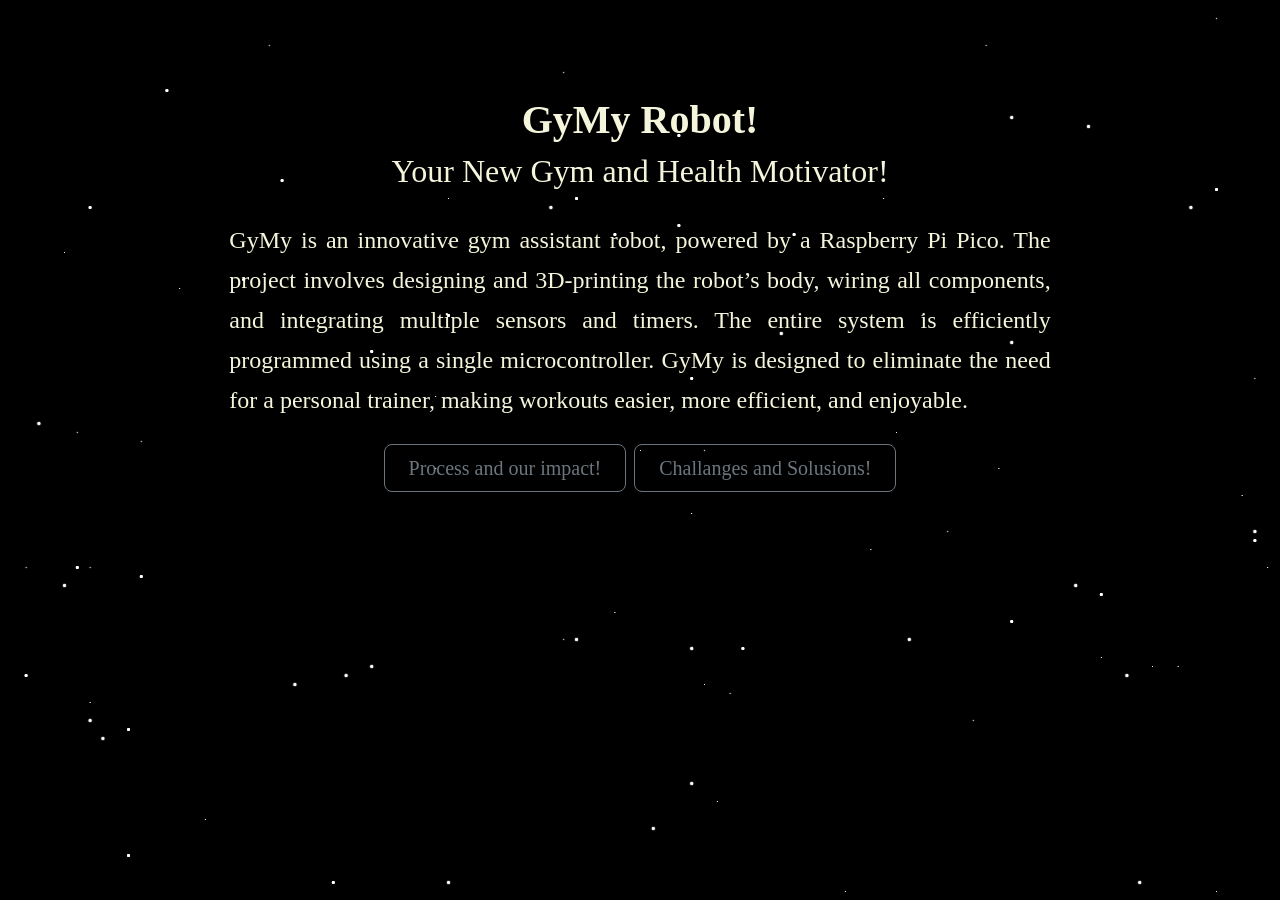
<file: GyMy.html>
<!DOCTYPE html>
<html lang="en">
<head>
    <meta charset="UTF-8">
    <meta name="viewport" content="width=device-width, initial-scale=1.0">
    <title>Document</title>
    <link href="https://cdn.jsdelivr.net/npm/bootstrap@5.3.3/dist/css/bootstrap.min.css" rel="stylesheet" integrity="sha384-QWTKZyjpPEjISv5WaRU9OFeRpok6YctnYmDr5pNlyT2bRjXh0JMhjY6hW+ALEwIH" crossorigin="anonymous">
    <link rel="stylesheet" href="./index.css">

</head>
<body>

<!-- main black background-->

    <div class="main"></div>

    <div class="main"></div>
    <div class="px-4 py-5 my-5 text-center" style="color: beige; font-family: Georgia, serif;">
        
        <h1 class="display-5 fw-bold text-body-emphasis" style="color: beige; font-family: Georgia, serif;">GyMy Robot!</h1>
        <h2  style="color: beige; font-family: Georgia, serif; margin-bottom: 30px;">Your New Gym and Health Motivator!</h2>
        <div class="col-lg-8 mx-auto">
          <p class="lead mb-4" style="color: beige; font-family: Georgia, serif; text-align: justify; line-height: 40px; font-size: 1.5rem;">GyMy is an innovative gym assistant robot, powered by a Raspberry Pi Pico. The project involves designing and 3D-printing the robot’s body, wiring all components, and integrating multiple sensors and timers. The entire system is efficiently programmed using a single microcontroller. GyMy is designed to eliminate the need for a personal trainer, making workouts easier, more efficient, and enjoyable.</p>
          <div class="d-grid gap-2 d-sm-flex justify-content-sm-center">
            <a href="./ProgressingPage.html"><button type="button" class="btn btn-outline-secondary btn-lg px-4 gap-3">Process and our impact!</button></a>
            <a href="./ProgressingPage.html"><button type="button" class="btn btn-outline-secondary btn-lg px-4">Challanges and Solusions!</button></aa>
          </div>
        </div>
      </div>



</body>


</html>
</file>
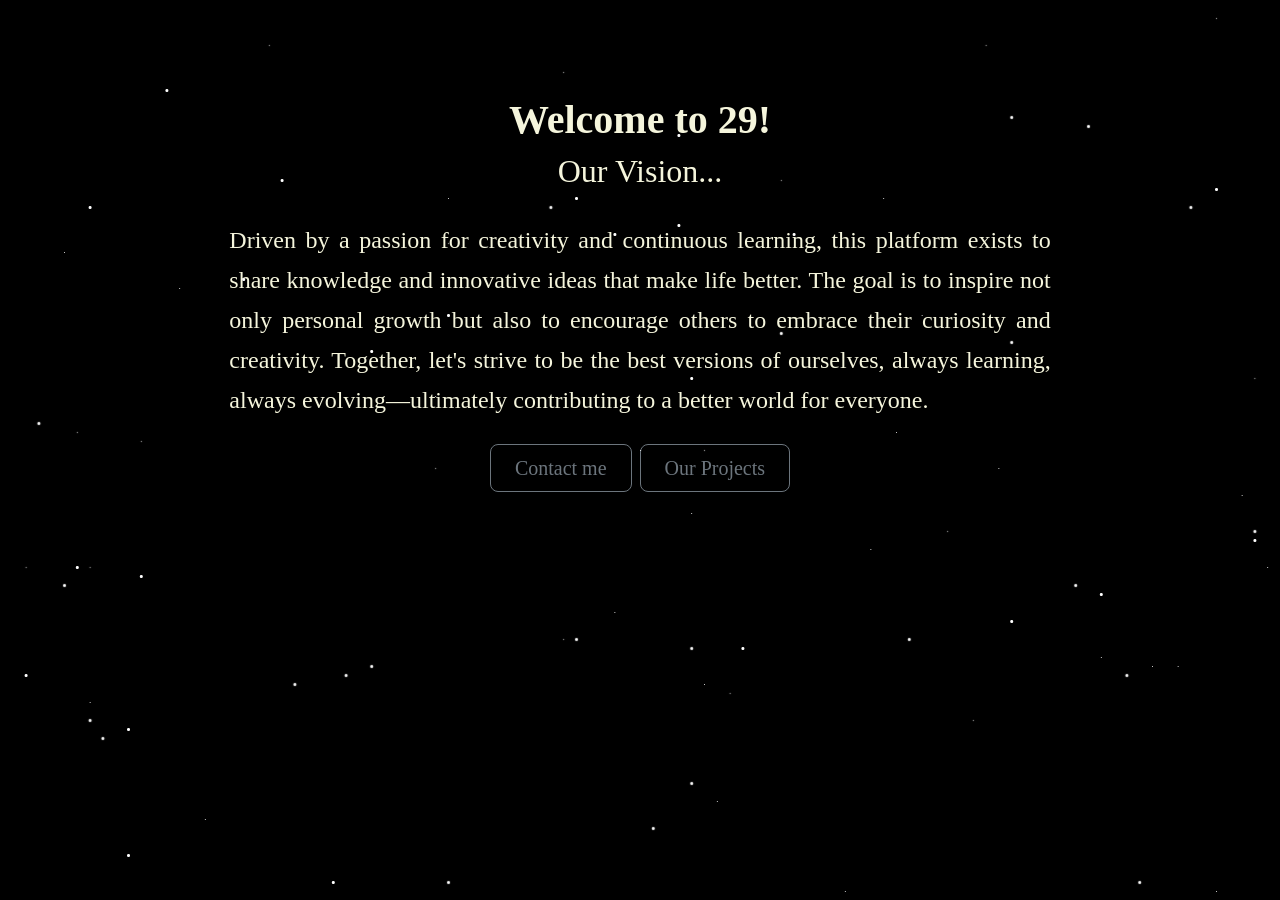
<file: OurVision.html>
<!DOCTYPE html>
<html lang="en">
<head>
    <meta charset="UTF-8">
    <meta name="viewport" content="width=device-width, initial-scale=1.0">
    <title>Document</title>
    <link href="https://cdn.jsdelivr.net/npm/bootstrap@5.3.3/dist/css/bootstrap.min.css" rel="stylesheet" integrity="sha384-QWTKZyjpPEjISv5WaRU9OFeRpok6YctnYmDr5pNlyT2bRjXh0JMhjY6hW+ALEwIH" crossorigin="anonymous">
    <link rel="stylesheet" href="./index.css">

</head>
<body>

<!-- main black background-->

    <div class="main"></div>

    
    <div class="px-4 py-5 my-5 text-center" style="color: beige; font-family: Georgia, serif;">
        
        <h1 class="display-5 fw-bold text-body-emphasis" style="color: beige; font-family: Georgia, serif;">Welcome to 29!</h1>
        <h2  style="color: beige; font-family: Georgia, serif; margin-bottom: 30px;">Our Vision...</h2>
        <div class="col-lg-8 mx-auto">
          <p class="lead mb-4" style="color: beige; font-family: Georgia, serif; text-align: justify; line-height: 40px; font-size: 1.5rem;">Driven by a passion for creativity and continuous learning, this platform exists to share knowledge and innovative ideas that make life better. The goal is to inspire not only personal growth but also to encourage others to embrace their curiosity and creativity. Together, let's strive to be the best versions of ourselves, always learning, always evolving—ultimately contributing to a better world for everyone.</p>
          <div class="d-grid gap-2 d-sm-flex justify-content-sm-center">
            <a href="https://www.linkedin.com/in/shima-abbaspoor/"><button type="button" class="btn btn-outline-secondary btn-lg px-4 gap-3">Contact me</button></a>
            <a href="./allProjects.html"><button type="button" class="btn btn-outline-secondary btn-lg px-4">Our Projects</button></aa>
          </div>
        </div>
      </div>




</body>


</html>
</file>
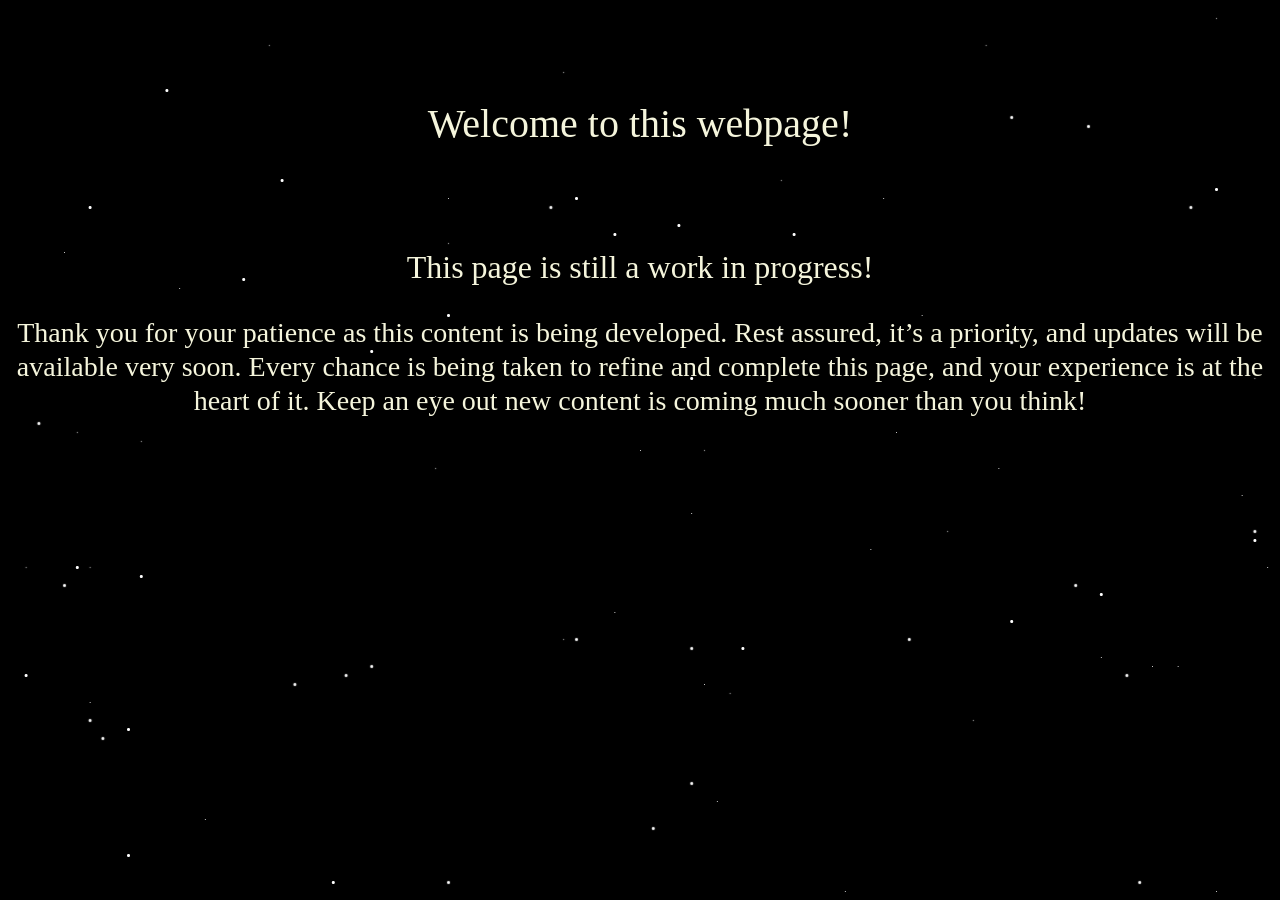
<file: ProgressingPage.html>
<!DOCTYPE html>
<html lang="en">
<head>
    <meta charset="UTF-8">
    <meta name="viewport" content="width=device-width, initial-scale=1.0">
    <title>Document</title>
    <link href="https://cdn.jsdelivr.net/npm/bootstrap@5.3.3/dist/css/bootstrap.min.css" rel="stylesheet" integrity="sha384-QWTKZyjpPEjISv5WaRU9OFeRpok6YctnYmDr5pNlyT2bRjXh0JMhjY6hW+ALEwIH" crossorigin="anonymous">
    <link rel="stylesheet" href="./index.css">

</head>
<body>

    <!-- main black background-->

    <div class="main"></div>

    <h1 class="col-lg-12" style="text-align: center;margin-top: 100px; font-family: 'Times New Roman', Times, serif;">Welcome to this webpage!</h1>
    <h2 class="col-lg-12" style="text-align: center;margin-top: 100px; font-family: 'Times New Roman', Times, serif;">This page is still a work in progress!</h2>
    <h3 class="col-lg-12" style="text-align: center; margin-top: 30px; font-family: 'Times New Roman', Times, serif;">Thank you for your patience as this content is being developed. Rest assured, it’s a priority, and updates will be available very soon. Every chance is being taken to refine and complete this page, and your experience is at the heart of it. Keep an eye out new content is coming much sooner than you think!</h3>
    




</body>


</html>
</file>
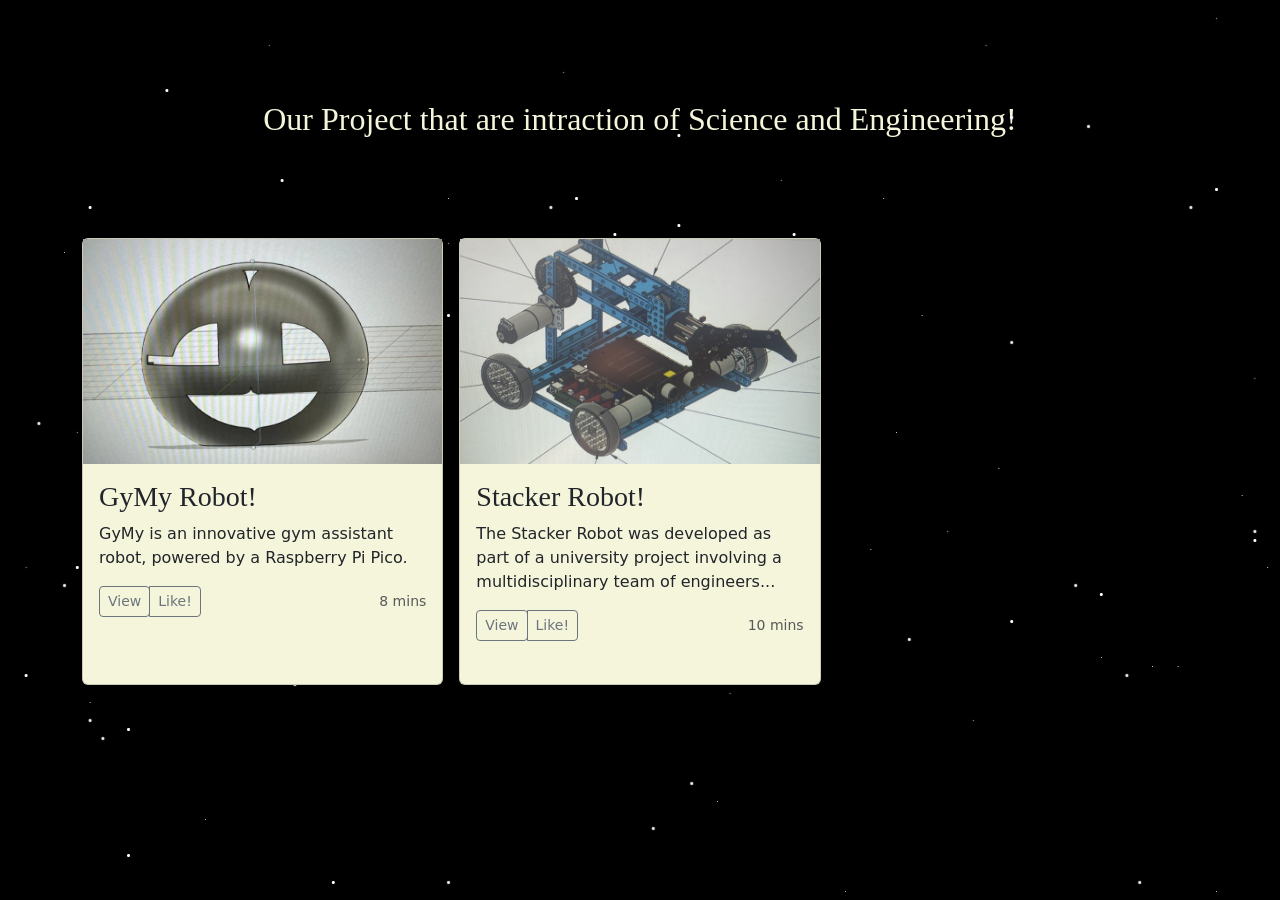
<file: SciEngProjects.html>
<!DOCTYPE html>
<html lang="en">
<head>
    <meta charset="UTF-8">
    <meta name="viewport" content="width=device-width, initial-scale=1.0">
    <title>Document</title>
    <link href="https://cdn.jsdelivr.net/npm/bootstrap@5.3.3/dist/css/bootstrap.min.css" rel="stylesheet" integrity="sha384-QWTKZyjpPEjISv5WaRU9OFeRpok6YctnYmDr5pNlyT2bRjXh0JMhjY6hW+ALEwIH" crossorigin="anonymous">
    <link rel="stylesheet" href="./index.css">

</head>
<body>

<!-- main black background-->

    <div class="main"></div>

    <div class="new-updates" style="height: 50px; width: 100% ;margin-top: 100px; margin-bottom: 40px;">
        <h2 style="color: beige; text-align: center; font-family: Georgia, 'Times New Roman', Times, serif;font-size: 2rem;">Our Project that are intraction of Science and Engineering!</h2>
        
    </div>





    <div class="album py-5 bg-body-tertiary" style="background-color: transparent;">
        <div class="container">
    
          <div class="row row-cols-1 row-cols-sm-2 row-cols-md-3 g-3">
    
    
            <div class="col" >
              <div class="card shadow-sm" style="background-color: beige;">
                <img src="./GyMy.jpg" style="height: 225px;">
                <div class="card-body" style="height:220px;">
                  <h3 style="font-family: Georgia, 'Times New Roman', Times, serif;">GyMy Robot!</h3>
                  <p class="card-text">GyMy is an innovative gym assistant robot, powered by a Raspberry Pi Pico.</p>
                  <div class="d-flex justify-content-between align-items-center">
                    <div class="btn-group">
                      <a href="./GyMy.html"><button type="button" class="btn btn-sm btn-outline-secondary">View</button></a>
                      <button type="button" class="btn btn-sm btn-outline-secondary">Like!</button>
                    </div>
                    <small class="text-body-secondary">8 mins</small>
                  </div>
                </div>
              </div>
            </div>
    
    
            
    
    
            <div class="col">
              <div class="card shadow-sm" style="background-color: beige;">
                <img src="./stacker.jpg" style="height: 225px;">
                <div class="card-body" style="height:220px;">
                  <h3 style="font-family: Georgia, 'Times New Roman', Times, serif;">Stacker Robot!</h3>
                  <p class="card-text">The Stacker Robot was developed as part of a university project involving a multidisciplinary team of engineers...</p>
                  <div class="d-flex justify-content-between align-items-center" >
                    <div class="btn-group">
                      <a href="./stacker.html"><button type="button" class="btn btn-sm btn-outline-secondary">View</button></a>
                      <button type="button" class="btn btn-sm btn-outline-secondary">Like!</button>
                    </div>
                    <small class="text-body-secondary">10 mins</small>
                  </div>
                </div>
              </div>
            </div>
    
           
          </div>
        </div>
    </div>




</body>


</html>
</file>
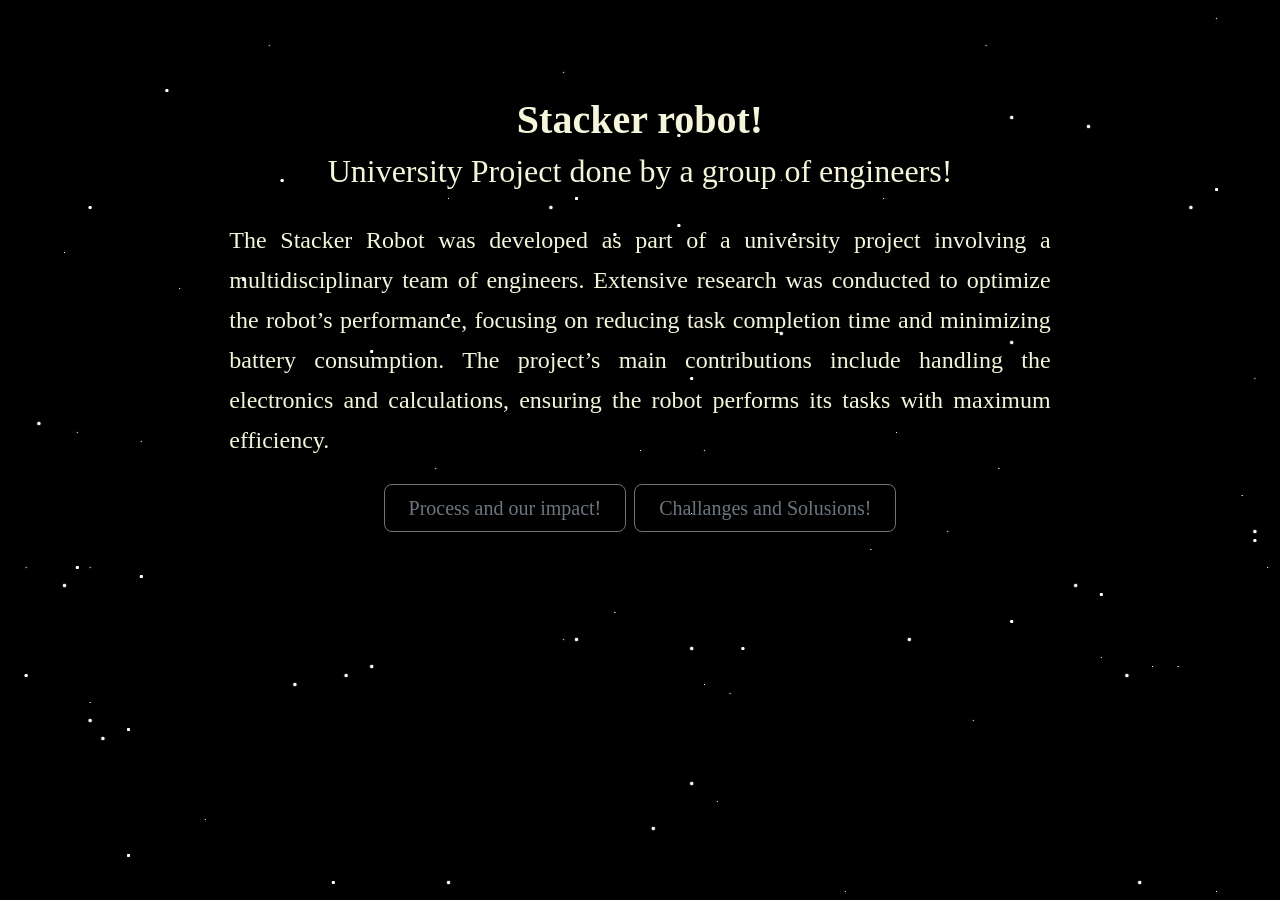
<file: stacker.html>
<!DOCTYPE html>
<html lang="en">
<head>
    <meta charset="UTF-8">
    <meta name="viewport" content="width=device-width, initial-scale=1.0">
    <title>Document</title>
    <link href="https://cdn.jsdelivr.net/npm/bootstrap@5.3.3/dist/css/bootstrap.min.css" rel="stylesheet" integrity="sha384-QWTKZyjpPEjISv5WaRU9OFeRpok6YctnYmDr5pNlyT2bRjXh0JMhjY6hW+ALEwIH" crossorigin="anonymous">
    <link rel="stylesheet" href="./index.css">

</head>
<body>

<!-- main black background-->

    <div class="main"></div>
    <div class="main"></div>
    <div class="px-4 py-5 my-5 text-center" style="color: beige; font-family: Georgia, serif;">
        
        <h1 class="display-5 fw-bold text-body-emphasis" style="color: beige; font-family: Georgia, serif;">Stacker robot!</h1>
        <h2  style="color: beige; font-family: Georgia, serif; margin-bottom: 30px;">University Project done by a group of engineers!</h2>
        <div class="col-lg-8 mx-auto">
          <p class="lead mb-4" style="color: beige; font-family: Georgia, serif; text-align: justify; line-height: 40px; font-size: 1.5rem;">The Stacker Robot was developed as part of a university project involving a multidisciplinary team of engineers. Extensive research was conducted to optimize the robot’s performance, focusing on reducing task completion time and minimizing battery consumption. The project’s main contributions include handling the electronics and calculations, ensuring the robot performs its tasks with maximum efficiency.</p>
          <div class="d-grid gap-2 d-sm-flex justify-content-sm-center">
            <a href="./ProgressingPage.html"><button type="button" class="btn btn-outline-secondary btn-lg px-4 gap-3">Process and our impact!</button></a>
            <a href="./ProgressingPage.html"><button type="button" class="btn btn-outline-secondary btn-lg px-4">Challanges and Solusions!</button></aa>
          </div>
        </div>
      </div>




</body>


</html>
</file>
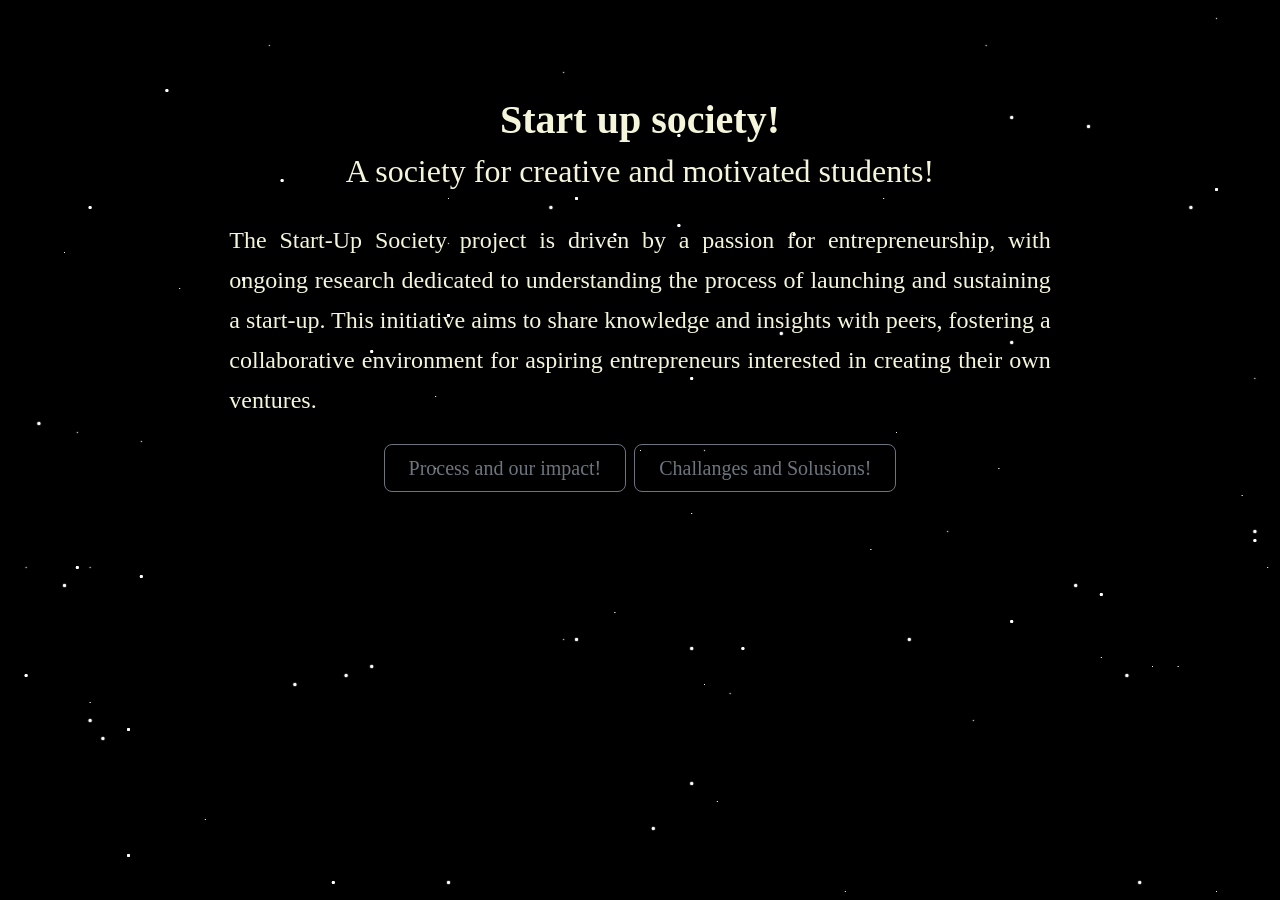
<file: startup.html>
<!DOCTYPE html>
<html lang="en">
<head>
    <meta charset="UTF-8">
    <meta name="viewport" content="width=device-width, initial-scale=1.0">
    <title>Document</title>
    <link href="https://cdn.jsdelivr.net/npm/bootstrap@5.3.3/dist/css/bootstrap.min.css" rel="stylesheet" integrity="sha384-QWTKZyjpPEjISv5WaRU9OFeRpok6YctnYmDr5pNlyT2bRjXh0JMhjY6hW+ALEwIH" crossorigin="anonymous">
    <link rel="stylesheet" href="./index.css">

</head>
<body>

<!-- main black background-->

    <div class="main"></div>

    <div class="main"></div>
    <div class="px-4 py-5 my-5 text-center" style="color: beige; font-family: Georgia, serif;">
        
        <h1 class="display-5 fw-bold text-body-emphasis" style="color: beige; font-family: Georgia, serif;">Start up society!</h1>
        <h2  style="color: beige; font-family: Georgia, serif; margin-bottom: 30px;">A society for creative and motivated students!</h2>
        <div class="col-lg-8 mx-auto">
          <p class="lead mb-4" style="color: beige; font-family: Georgia, serif; text-align: justify; line-height: 40px; font-size: 1.5rem;">The Start-Up Society project is driven by a passion for entrepreneurship, with ongoing research dedicated to understanding the process of launching and sustaining a start-up. This initiative aims to share knowledge and insights with peers, fostering a collaborative environment for aspiring entrepreneurs interested in creating their own ventures.</p>
          <div class="d-grid gap-2 d-sm-flex justify-content-sm-center">
            <a href="./ProgressingPage.html"><button type="button" class="btn btn-outline-secondary btn-lg px-4 gap-3">Process and our impact!</button></a>
            <a href="./ProgressingPage.html"><button type="button" class="btn btn-outline-secondary btn-lg px-4">Challanges and Solusions!</button></aa>
          </div>
        </div>
      </div>



</body>


</html>
</file>
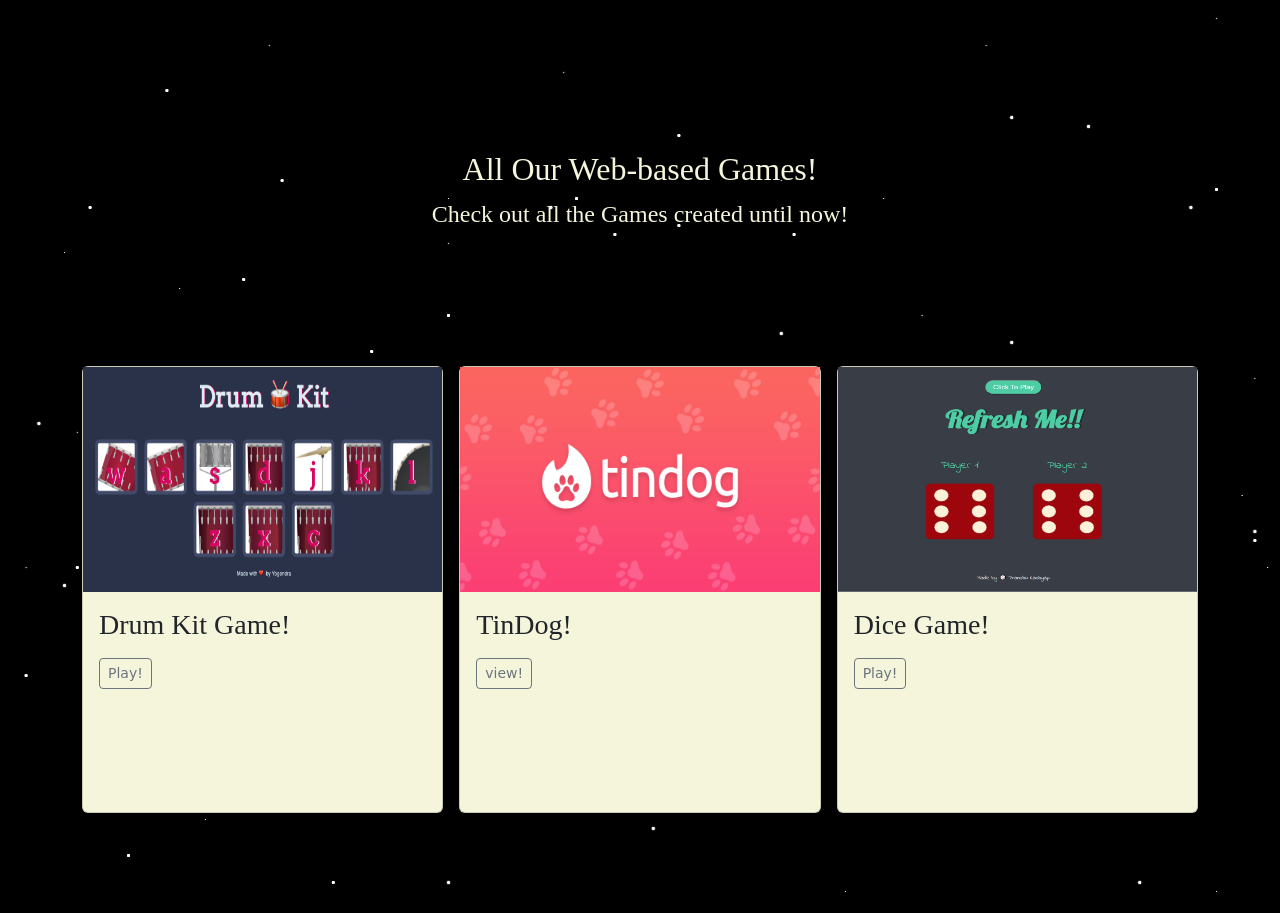
<file: WebGames.html>
<!DOCTYPE html>
<html lang="en">
<head>
    <meta charset="UTF-8">
    <meta name="viewport" content="width=device-width, initial-scale=1.0">
    <title>Document</title>
    <link href="https://cdn.jsdelivr.net/npm/bootstrap@5.3.3/dist/css/bootstrap.min.css" rel="stylesheet" integrity="sha384-QWTKZyjpPEjISv5WaRU9OFeRpok6YctnYmDr5pNlyT2bRjXh0JMhjY6hW+ALEwIH" crossorigin="anonymous">
    <link rel="stylesheet" href="./index.css">

</head>
<body>

<!-- main black background-->

    <div class="main"></div>

    <div class="main"></div>

    <div class="new-updates" style="height: 50px; width: 100% ;margin-top: 150px; margin-bottom: 70px;">
        <h2 style="color: beige; text-align: center; font-family: Georgia, 'Times New Roman', Times, serif;font-size: 2rem;">All Our Web-based Games!</h2>
        <p style="color: beige; text-align: center; font-family: Georgia, 'Times New Roman', Times, serif;font-size: 1.5rem;"> Check out all the Games created until now!</p>
    </div>


    <div class="album py-5 bg-body-tertiary" style="background-color: transparent; margin-bottom: 0px;"></div>
        <div class="container" style="margin-bottom: 100px;">
    
          <div class="row row-cols-1 row-cols-sm-2 row-cols-md-3 g-3">
    
    
            <div class="col" >
              <div class="card shadow-sm" style="background-color: beige;">
                <img src="./drum game.png" style="height: 225px;">
                <div class="card-body" style="height:220px;">
                  <h3 style="font-family: Georgia, 'Times New Roman', Times, serif;">Drum Kit Game!</h3>
                  <p class="card-text"></p>
                  <div class="d-flex justify-content-between align-items-center">
                    <div class="btn-group">
                      <a href="./drumindex.html"><button type="button" class="btn btn-sm btn-outline-secondary">Play!</button></a>
                      
                    </div>
                    
                  </div>
                </div>
              </div>
            </div>
    
    
            <div class="col">
              <div class="card shadow-sm" style="background-color: beige;">
                <img src="./tindog.png" style="height: 225px;">
                <div class="card-body" style="height:220px;">
                  <h3 style="font-family: Georgia, 'Times New Roman', Times, serif;">TinDog!</h3>
                  <p class="card-text"></p>
                  <div class="d-flex justify-content-between align-items-center">
                    <div class="btn-group">
                      <a href="./tinindex.html"><button type="button" class="btn btn-sm btn-outline-secondary">view!</button></a>
                      
                      
                    </div>
                    
                  </div>
                </div>
              </div>
            </div>
    
    
            <div class="col">
              <div class="card shadow-sm" style="background-color: beige;">
                <img src="./dice game.png" style="height: 225px;">
                <div class="card-body" style="height:220px;">
                  <h3 style="font-family: Georgia, 'Times New Roman', Times, serif;">Dice Game!</h3>
                  <p class="card-text"></p>
                  <div class="d-flex justify-content-between align-items-center" >
                    <div class="btn-group">
                      <a href="./dicee.html"><button type="button" class="btn btn-sm btn-outline-secondary">Play!</button></a>
                      
                    </div>
                    
                  </div>
                </div>
              </div>
            </div>
    
           
          </div>
        </div>
    </div>




    
    
     



</body>


</html>
</file>
<file: index.css>
body{
    background-color: #000;
}

.main {
    position: fixed;
    top: 50%;
    left: 50%;
    height: 1px;
    width: 1px;
    background-color: #fff;
    border-radius: 50%;
    box-shadow: -42vw -4vh 0px 0px #fff,25vw -41vh 0px 0px #fff,-20vw 49vh 0px 1px #fff,5vw 40vh 1px 1px #fff,29vw 19vh 1px 0px #fff,-44vw -13vh 0px 0px #fff,46vw 41vh 0px 1px #fff,-3vw -45vh 0px 1px #fff,47vw 35vh 1px 0px #fff,12vw -8vh 1px 0px #fff,-34vw 48vh 1px 1px #fff,32vw 26vh 1px 1px #fff,32vw -41vh 1px 1px #fff,0vw 37vh 1px 1px #fff,34vw -26vh 1px 0px #fff,-14vw -49vh 1px 0px #fff,-12vw 45vh 0px 1px #fff,-44vw -33vh 0px 1px #fff,-13vw 41vh 0px 0px #fff,-36vw -11vh 0px 1px #fff,-23vw -24vh 1px 0px #fff,-38vw -27vh 0px 1px #fff,16vw -19vh 0px 0px #fff,28vw 33vh 1px 0px #fff,-49vw -4vh 0px 0px #fff,16vw 32vh 0px 1px #fff,36vw -18vh 1px 0px #fff,-25vw -30vh 1px 0px #fff,-23vw 24vh 0px 1px #fff,-2vw -35vh 1px 1px #fff,-25vw 9vh 0px 0px #fff,-15vw -34vh 0px 0px #fff,-8vw -19vh 1px 0px #fff,-20vw -20vh 1px 1px #fff,42vw 50vh 0px 1px #fff,-32vw 10vh 1px 0px #fff,-23vw -17vh 0px 0px #fff,44vw 15vh 1px 0px #fff,-40vw 33vh 1px 1px #fff,-43vw 8vh 0px 0px #fff,-48vw -15vh 1px 1px #fff,-24vw 17vh 0px 0px #fff,-31vw 50vh 1px 0px #fff,36vw -38vh 0px 1px #fff,-7vw 48vh 0px 0px #fff,15vw -32vh 0px 0px #fff,29vw -41vh 0px 0px #fff,2vw 37vh 1px 0px #fff,7vw -40vh 1px 1px #fff,15vw 18vh 0px 0px #fff,25vw -13vh 1px 1px #fff,-46vw -12vh 1px 1px #fff,-18vw 22vh 0px 0px #fff,23vw -9vh 1px 0px #fff,50vw 12vh 0px 1px #fff,45vw 2vh 0px 0px #fff,14vw -48vh 1px 0px #fff,23vw 43vh 0px 1px #fff,-40vw 16vh 1px 1px #fff,20vw -31vh 0px 1px #fff,-17vw 44vh 1px 1px #fff,18vw -45vh 0px 0px #fff,33vw -6vh 0px 0px #fff,0vw 7vh 0px 1px #fff,-10vw -18vh 0px 1px #fff,-19vw 5vh 1px 0px #fff,1vw 42vh 0px 0px #fff,22vw 48vh 0px 1px #fff,39vw -8vh 1px 1px #fff,-6vw -42vh 1px 0px #fff,-47vw 34vh 0px 0px #fff,-46vw 19vh 0px 1px #fff,-12vw -32vh 0px 0px #fff,-45vw -38vh 0px 1px #fff,-28vw 18vh 1px 0px #fff,-38vw -46vh 1px 1px #fff,49vw -6vh 1px 1px #fff,-28vw 18vh 1px 1px #fff,10vw -24vh 0px 1px #fff,-5vw -11vh 1px 1px #fff,33vw -8vh 1px 0px #fff,-16vw 17vh 0px 0px #fff,18vw 27vh 0px 1px #fff,-8vw -10vh 1px 1px #fff;
  
  /* stars were too big with the layers above but left the code in case no one cares  -- as in, if noone's just that  one other loner who actually cares    */
  
  box-shadow: 24vw 9vh 1px 0px #fff,12vw -24vh 0px 1px #fff,-45vw -22vh 0px 0px #fff,-37vw -40vh 0px 1px #fff,29vw 19vh 0px 1px #fff,4vw -8vh 0px 1px #fff,-5vw 21vh 1px 1px #fff,-27vw 26vh 1px 1px #fff,-47vw -3vh 1px 1px #fff,-28vw -30vh 0px 1px #fff,-43vw -27vh 0px 1px #fff,4vw 22vh 1px 1px #fff,36vw 23vh 0px 0px #fff,-21vw 24vh 1px 1px #fff,-16vw 2vh 1px 0px #fff,-16vw -6vh 0px 0px #fff,5vw 26vh 0px 0px #fff,-34vw 41vh 0px 0px #fff,1vw 42vh 1px 1px #fff,11vw -13vh 1px 1px #fff,48vw -8vh 1px 0px #fff,22vw -15vh 0px 0px #fff,45vw 49vh 0px 0px #fff,43vw -27vh 1px 1px #fff,20vw -2vh 0px 0px #fff,8vw 22vh 0px 1px #fff,39vw 48vh 1px 1px #fff,-21vw -11vh 0px 1px #fff,-40vw 45vh 0px 1px #fff,11vw -30vh 1px 0px #fff,26vw 30vh 1px 0px #fff,45vw -29vh 0px 1px #fff,-2vw 18vh 0px 0px #fff,-29vw -45vh 1px 0px #fff,-7vw -27vh 1px 1px #fff,42vw 24vh 0px 0px #fff,45vw -48vh 1px 0px #fff,-36vw -18vh 0px 0px #fff,-44vw 13vh 0px 1px #fff,36vw 16vh 0px 1px #fff,40vw 24vh 0px 0px #fff,18vw 11vh 0px 0px #fff,-15vw -23vh 1px 0px #fff,-24vw 48vh 0px 1px #fff,27vw -45vh 1px 0px #fff,-2vw -24vh 0px 1px #fff,-15vw -28vh 0px 0px #fff,-43vw 13vh 1px 0px #fff,7vw 27vh 1px 0px #fff,47vw 5vh 0px 0px #fff,-45vw 15vh 1px 1px #fff,-5vw -28vh 0px 1px #fff,38vw 25vh 1px 1px #fff,-39vw -1vh 1px 0px #fff,5vw 0vh 1px 0px #fff,49vw 13vh 0px 0px #fff,48vw 10vh 0px 1px #fff,19vw -28vh 0px 0px #fff,4vw 7vh 0px 0px #fff,21vw 21vh 1px 1px #fff,-15vw -15vh 0px 1px #fff,-6vw -42vh 1px 0px #fff,-15vw 48vh 1px 1px #fff,-23vw 25vh 1px 1px #fff,-48vw 25vh 0px 1px #fff,-31vw -19vh 0px 1px #fff,4vw 37vh 1px 1px #fff,-43vw 28vh 0px 0px #fff,3vw -25vh 0px 1px #fff,-39vw 14vh 0px 1px #fff,-40vw 31vh 0px 1px #fff,35vw -36vh 1px 1px #fff,16vw 49vh 0px 0px #fff,6vw 39vh 0px 0px #fff,3vw -35vh 0px 1px #fff,-44vw -2vh 1px 0px #fff,-6vw 21vh 1px 0px #fff,48vw 9vh 1px 1px #fff,-43vw 30vh 1px 1px #fff,29vw -12vh 1px 1px #fff,-48vw 13vh 1px 0px #fff,-42vw 32vh 1px 1px #fff,34vw 15vh 1px 1px #fff,29vw -37vh 1px 1px #fff,28vw 2vh 0px 0px #fff;
  animation: zoom 16s alternate infinite; 
}

@keyframes zoom {
    0%{
        transform: scale(1);
    }
    100%{
        transform: scale(1.5);
    }
}


.display-5 {
    font-size: 2.5rem;
}

/* marcury part  */

.col-lg-12 {
    color:beige;
}

.col-lg-6 {
    color: beige;
    font-size: 2.5rem;
}

.marcury {
    border-radius: 50%;
    height: 100px;
    position: relative;
    width: 100px;
    z-index: 1;
}

.day-mar {
    animation: rotate-day 80s linear infinite;
    background-image: url(https://www.solarsystemscope.com/textures/download/2k_mercury.jpg);
    background-size: 200%;
    
    border-radius: 50%;
     
    height: 100px;
    
    position: absolute;
    width: 100px;
    z-index: 2;
}
@keyframes rotate-day {
    0% { background-position: 100% 0; }
    100% { background-position: -100% 0; }
}


/* venus part */

.venus {
    border-radius: 50%;
    height: 130px;
    position: relative;
    width: 130px;
    z-index: 1;
}

.day-ve {
    animation: rotate-day 80s linear infinite;
    background-image: url(https://www.solarsystemscope.com/textures/download/2k_venus_surface.jpg);
    background-size: 200%;
    
    border-radius: 50%;
     
    height: 130px;
    
    position: absolute;
    width: 130px;
    z-index: 2;
}
@keyframes rotate-day {
    0% { background-position: 100% 0; }
    100% { background-position: -100% 0; }
}



/*  earth rotating pic  */



.text-body-emphasis {
    --bs-text-opacity: 1;
    color: beige var(--bs-emphasis-color) !important;
}
.text-white {
    --bs-text-opacity: 1;
    color: rgba(var(--bs-white-rgb), var(--bs-text-opacity)) !important;
}

.lh-1 {
    line-height: 1 !important;
}

.earth {
    border-radius: 50%;
    height: 200px;
    position: relative;
    width: 200px;
    z-index: 1;
}

.day {
    animation: rotate-day 80s linear infinite;
    background-image: url(https://www.solarsystemscope.com/textures/download/2k_earth_daymap.jpg);
    background-size: 200%;
    
    border-radius: 50%;
     
    height: 200px;
    
    position: absolute;
    width: 200px;
    z-index: 2;
}
.clouds {
    animation: rotate-day 50s linear infinite, spin-clouds 100s ease infinite;
    background-image: url(https://www.solarsystemscope.com/textures/download/2k_earth_clouds.jpg);
    background-size: 200%;
    border-radius: 50%;    
    
    height: 200px;
    
    opacity: 0.45;
    position: absolute;
    width: 200px;
    z-index: 3;
}

@keyframes rotate-day {
    0% { background-position: 100% 0; }
    100% { background-position: -100% 0; }
}
@keyframes rotate-night {
    0% { background-position: calc(120% + 120px) 0; }
    100% { background-position: calc(-80% + 120px) 0; }
}
@keyframes spin-clouds {
    0% { transform: rotate(0deg); }
    50% { transform: rotate(20deg); }
    100% { transform: rotate(0deg); }
}


.custom-white-text {
    color: wheat;
}





/* mars part */


.text-body-emphasis {
    --bs-text-opacity: 1;
    color: beige var(--bs-emphasis-color) !important;
}
.text-white {
    --bs-text-opacity: 1;
    color: rgba(var(--bs-white-rgb), var(--bs-text-opacity)) !important;
}

.lh-1 {
    line-height: 1 !important;
}

.mars {
    border-radius: 50%;
    height: 130px;
    position: relative;
    width: 130px;
    z-index: 1;
}

.day-mars {
    animation: rotate-day 80s linear infinite;
    background-image: url(https://www.solarsystemscope.com/textures/download/2k_mars.jpg);
    background-size: 200%;
    
    border-radius: 50%;
     
    height: 130px;
    
    position: absolute;
    width: 130px;
    z-index: 2;
}
@keyframes rotate-day {
    0% { background-position: 100% 0; }
    100% { background-position: -100% 0; }
}

/* saturn part */

.saturn {
    border-radius: 50%;
    height: 300px;
    position: relative;
    width: 300px;
    z-index: 1;
}

.day-sa {
    animation: rotate-day 80s linear infinite;
    background-image: url(https://www.solarsystemscope.com/textures/download/2k_saturn.jpg);
    background-size: 200%;
    
    border-radius: 50%;
     
    height: 300px;
    
    position: absolute;
    width: 300px;
    z-index: 2;
}
@keyframes rotate-day {
    0% { background-position: 100% 0; }
    100% { background-position: -100% 0; }
}




/* jupiter part*/

.jupiter {
    border-radius: 50%;
    height: 300px;
    position: relative;
    width: 300px;
    z-index: 1;
}

.day-ju {
    animation: rotate-day 80s linear infinite;
    background-image: url(https://www.solarsystemscope.com/textures/download/2k_jupiter.jpg);
    background-size: 200%;
    
    border-radius: 50%;
     
    height: 300px;
    
    position: absolute;
    width: 300px;
    z-index: 2;
}
@keyframes rotate-day {
    0% { background-position: 100% 0; }
    100% { background-position: -100% 0; }
}






/*neptune part*/

.neptune {
    border-radius: 50%;
    height: 250px;
    position: relative;
    width: 250px;
    z-index: 1;
}

.day-nep {
    animation: rotate-day 80s linear infinite;
    background-image: url(https://www.solarsystemscope.com/textures/download/2k_neptune.jpg);
    background-size: 200%;
    
    border-radius: 50%;
     
    height: 250px;
    
    position: absolute;
    width: 250px;
    z-index: 2;
}
@keyframes rotate-day {
    0% { background-position: 100% 0; }
    100% { background-position: -100% 0; }
}




/*uranus part*/

.uranus {
    border-radius: 50%;
    height: 250px;
    position: relative;
    width: 250px;
    z-index: 1;
}

.day-ura {
    animation: rotate-day 80s linear infinite;
    background-image: url(https://www.solarsystemscope.com/textures/download/2k_uranus.jpg);
    background-size: 200%;
    
    border-radius: 50%;
     
    height: 250px;
    
    position: absolute;
    width: 250px;
    z-index: 2;
}
@keyframes rotate-day {
    0% { background-position: 100% 0; }
    100% { background-position: -100% 0; }
}






.bg-body-tertiary {
    --bs-bg-opacity: 0;
    background-color: rgba(var(--bs-tertiary-bg-rgb), var(--bs-bg-opacity)) !important;
}
</file>
<file: dicestyle.css>
.container {
  width: 70%;
  margin: auto;
  text-align: center;
}

.dice {
  text-align: center;
  display: inline-block;

}

body {
  background-color: #393E46;
}

h1 {
  margin: 30px;
  font-family: 'Lobster', cursive;
  text-shadow: 5px 0 #232931;
  font-size: 8rem;
  color: #4ECCA3;
}

p {
  font-size: 2rem;
  color: #4ECCA3;
  font-family: 'Indie Flower', cursive;
}

img {
  width: 80%;
}

footer {
  margin-top: 5%;
  color: #EEEEEE;
  text-align: center;
  font-family: 'Indie Flower', cursive;

}
</file>
<file: drumindex.css>
body {
  text-align: center;
  background-color: #283149;
}

h1 {
  font-size: 5rem;
  color: #DBEDF3;
  font-family: "Arvo", cursive;
  text-shadow: 3px 0 #DA0463;

}

footer {
  color: #DBEDF3;
  font-family: sans-serif;
}

.w {
  background-image: url("images/tom1.png");
}

.a {
  background-image: url("images/tom2.png");
}

.s {
  background-image: url("images/tom3.png");
}

.d {
  background-image: url("images/tom4.png");
}

.j {
  background-image: url("images/snare.png");
}

.k {
  background-image: url("images/crash.png");
}

.l {
  background-image: url("images/kick.png");
}

.set {
  margin: 10% auto;
}

.pressed {
  box-shadow: 0 3px 4px 0 #DBEDF3;
  opacity: 0.5;
}

.red {
  color: red;
}

.drum {
  outline: none;
  border: 10px solid #404B69;
  font-size: 5rem;
  font-family: 'Arvo', cursive;
  line-height: 2;
  font-weight: 900;
  color: #DA0463;
  text-shadow: 3px 0 #DBEDF3;
  border-radius: 15px;
  display: inline-block;
  width: 150px;
  height: 150px;
  text-align: center;
  margin: 10px;
  background-color: white;
}
</file>
